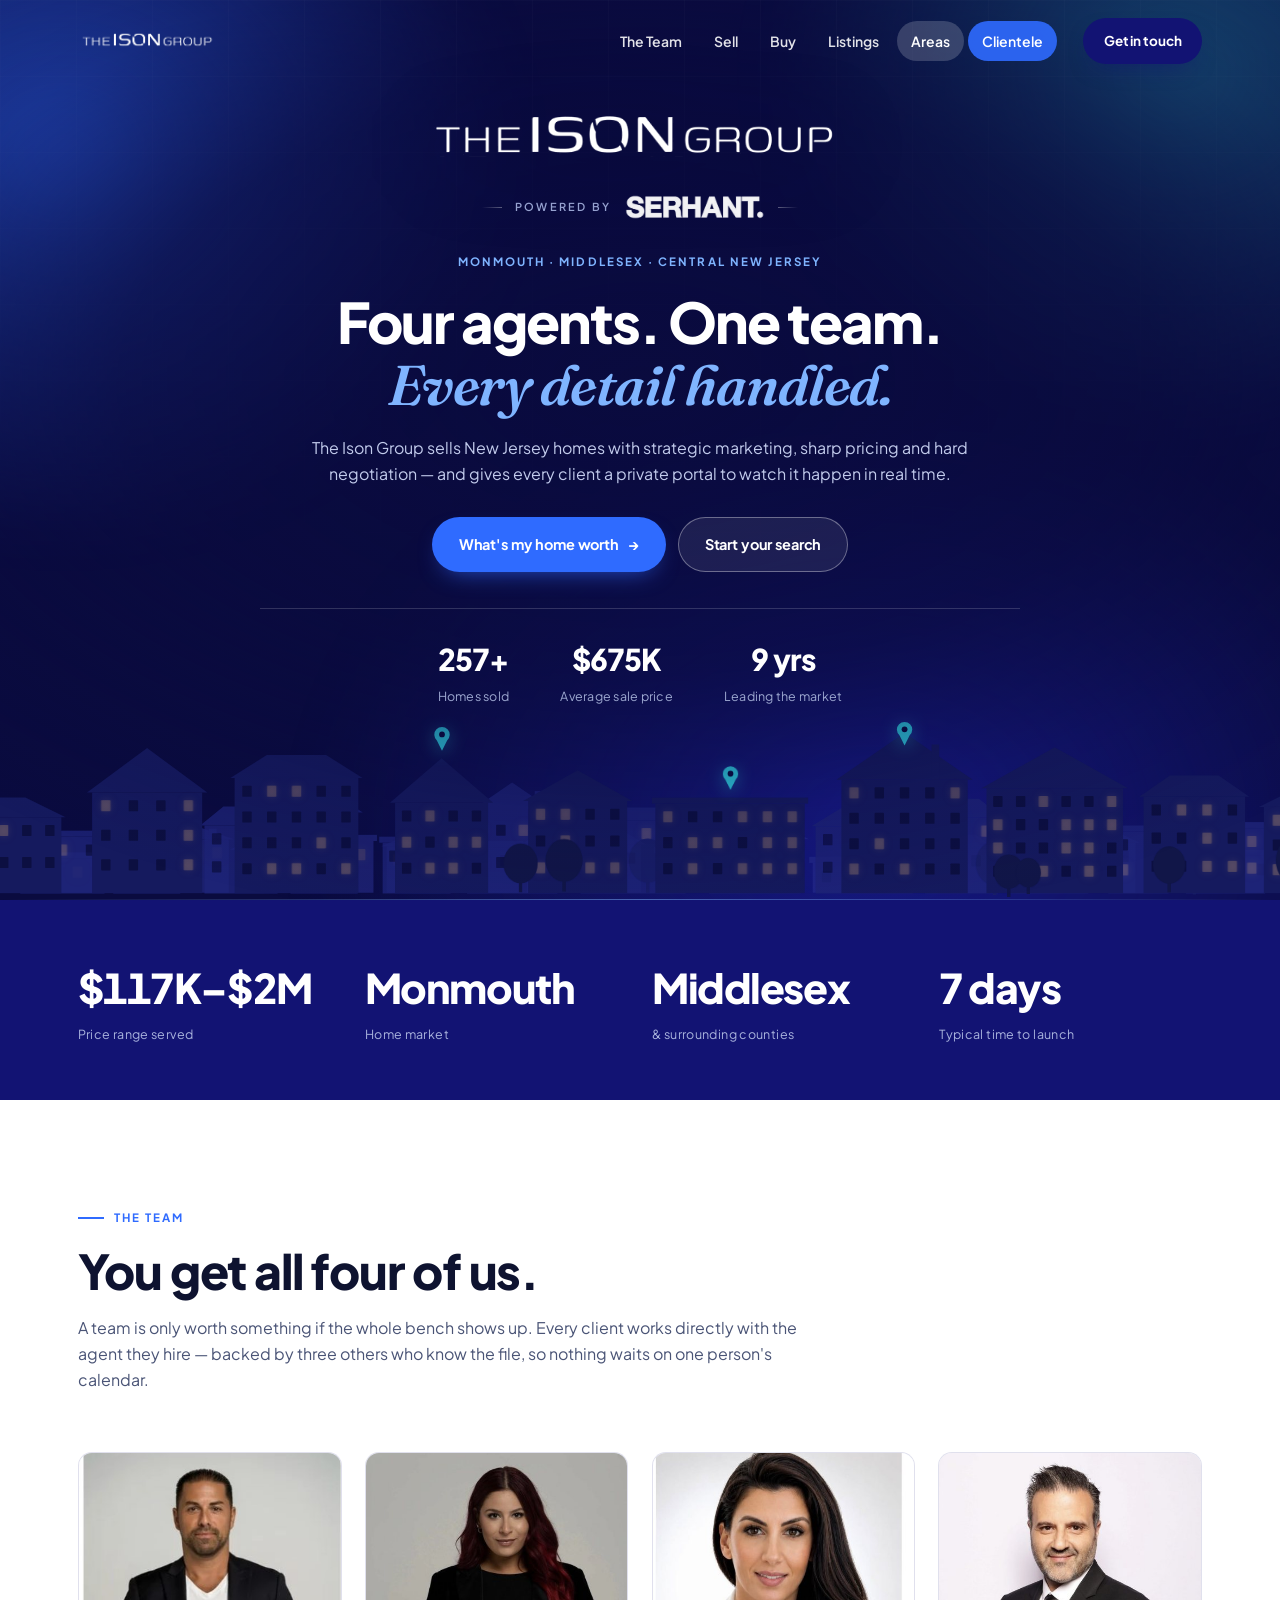
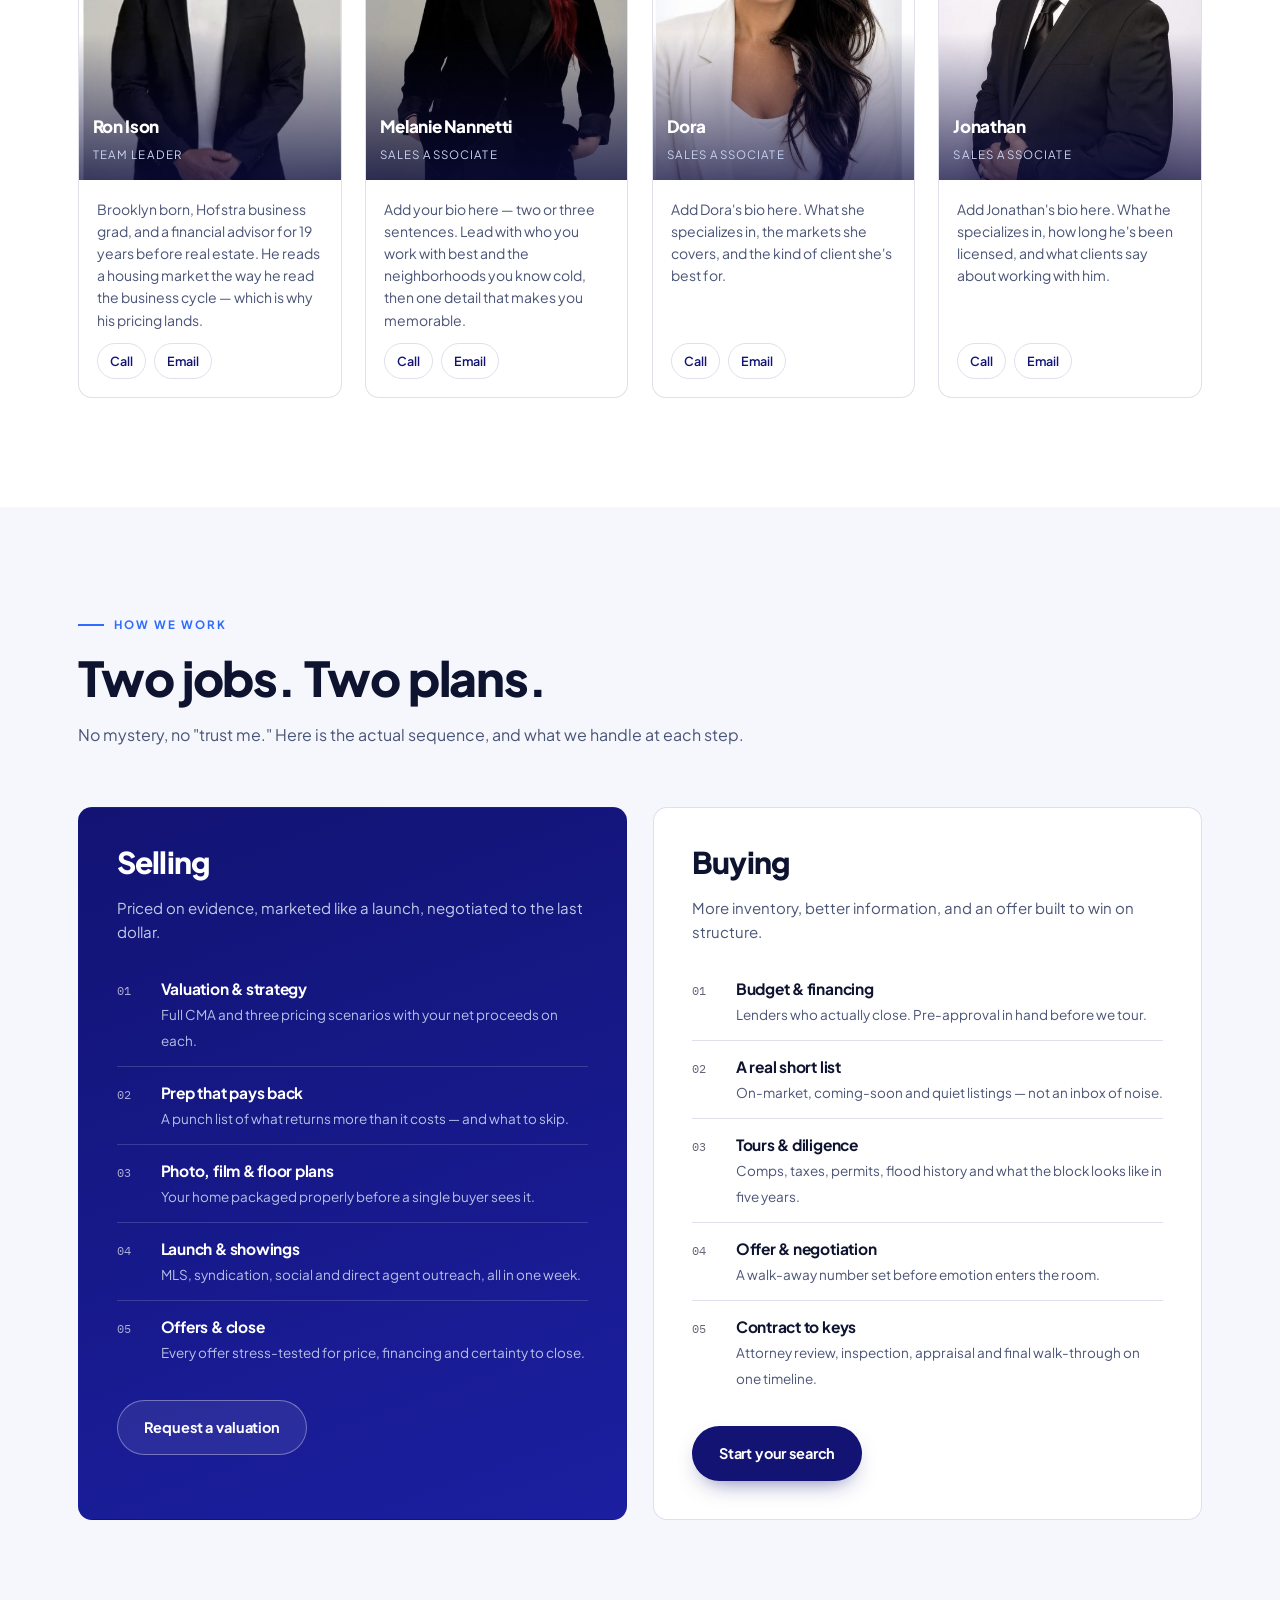
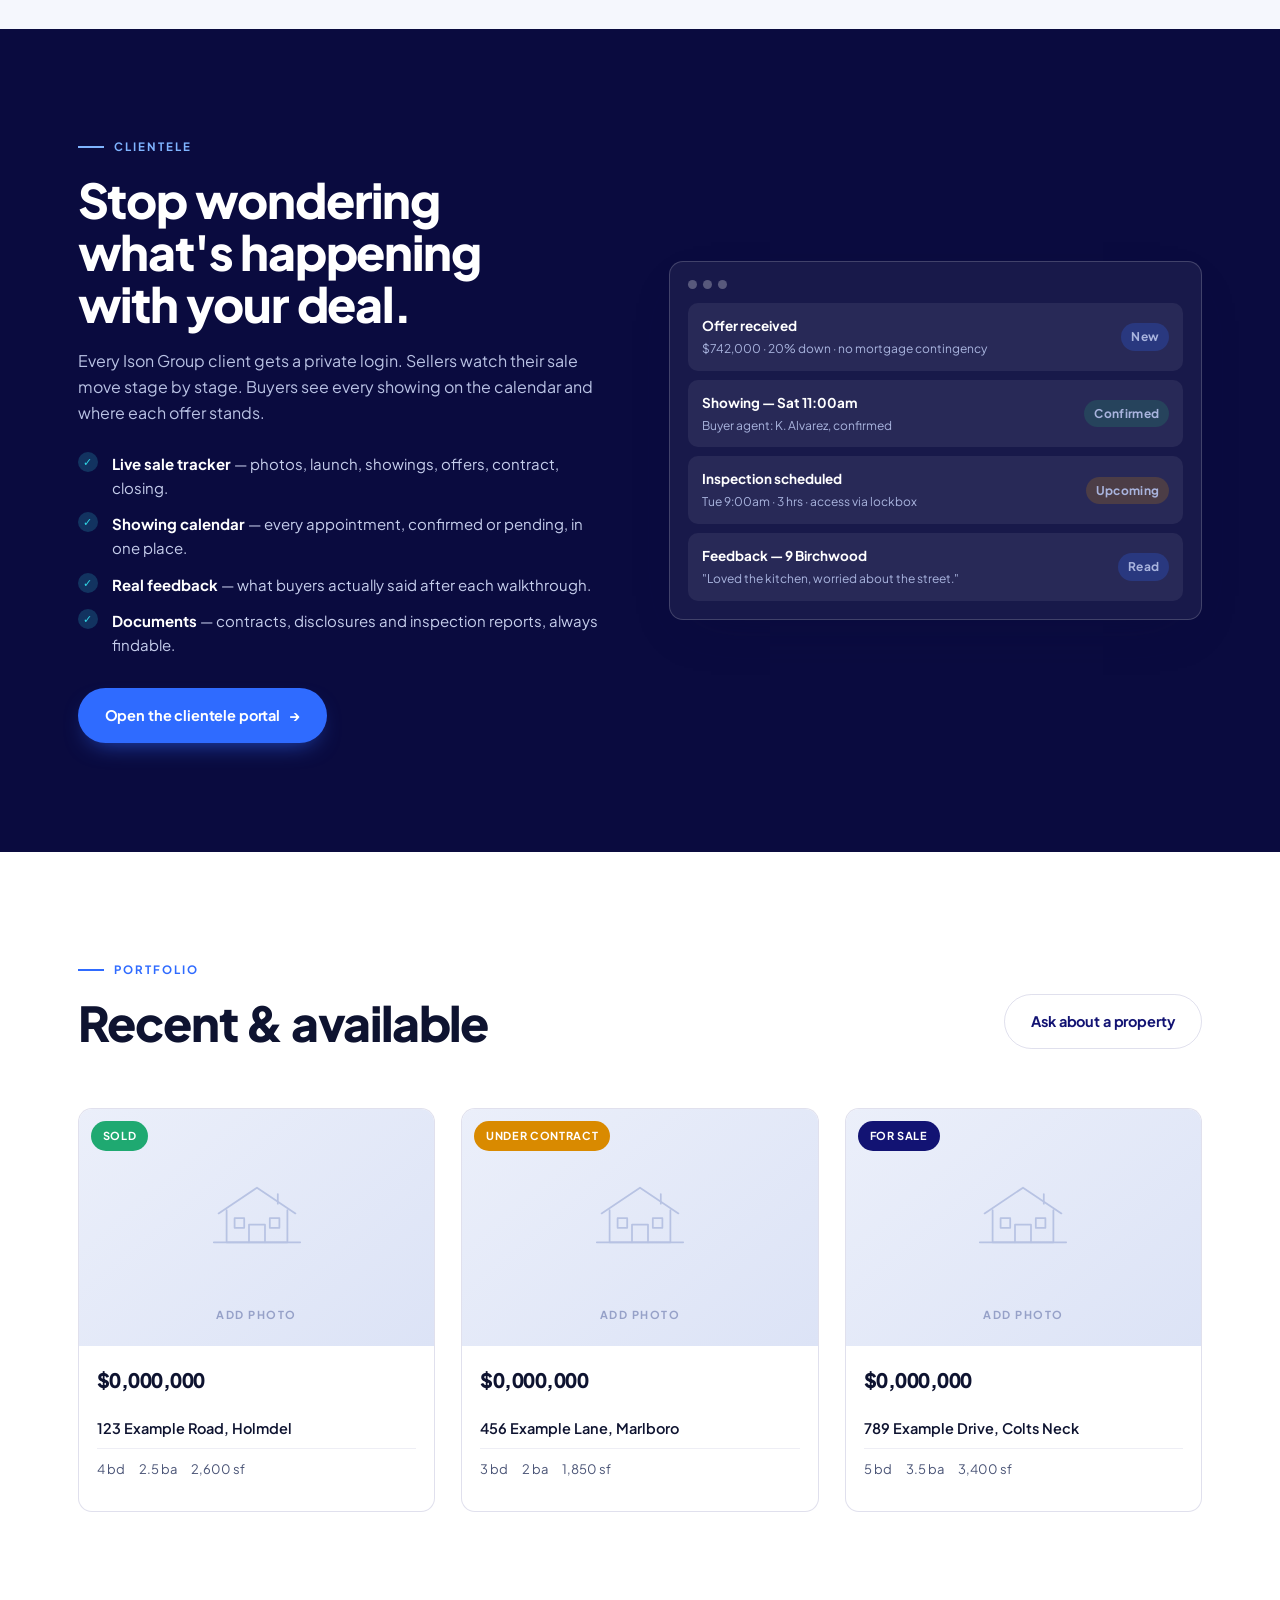
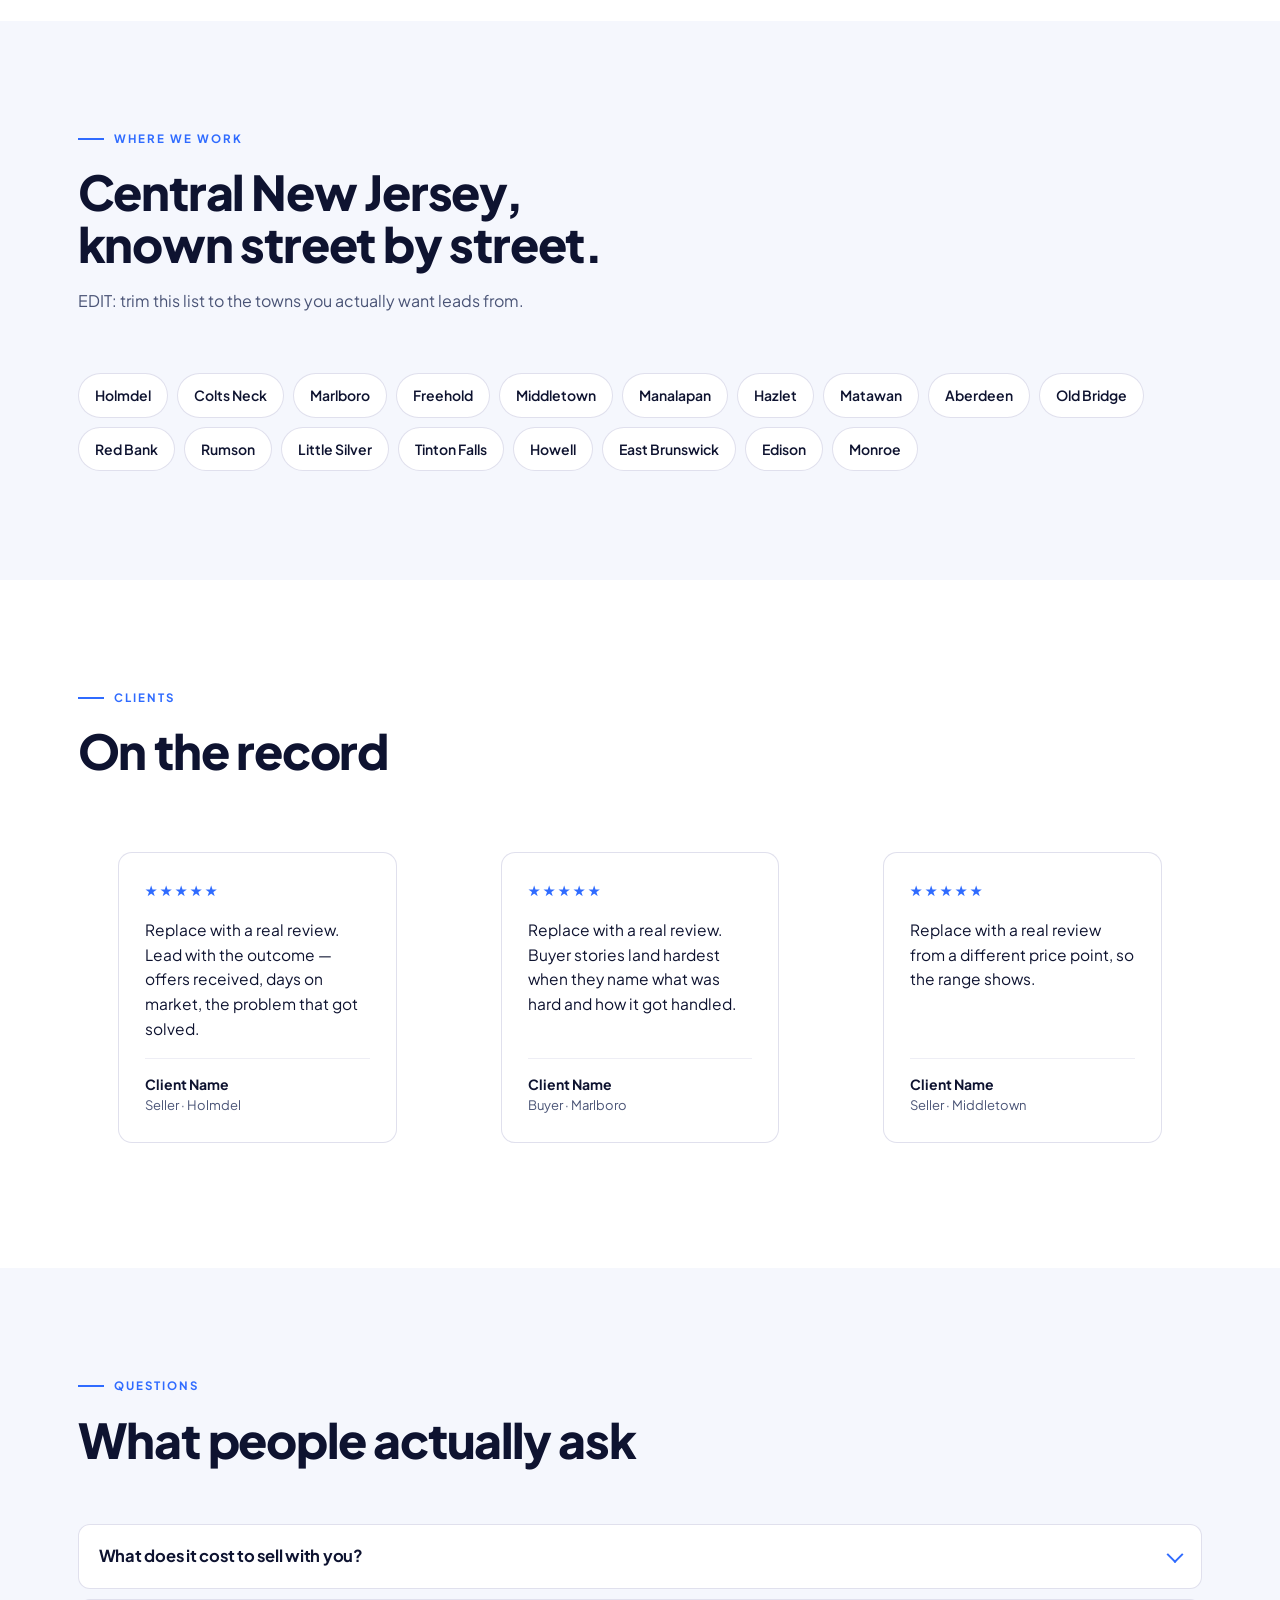
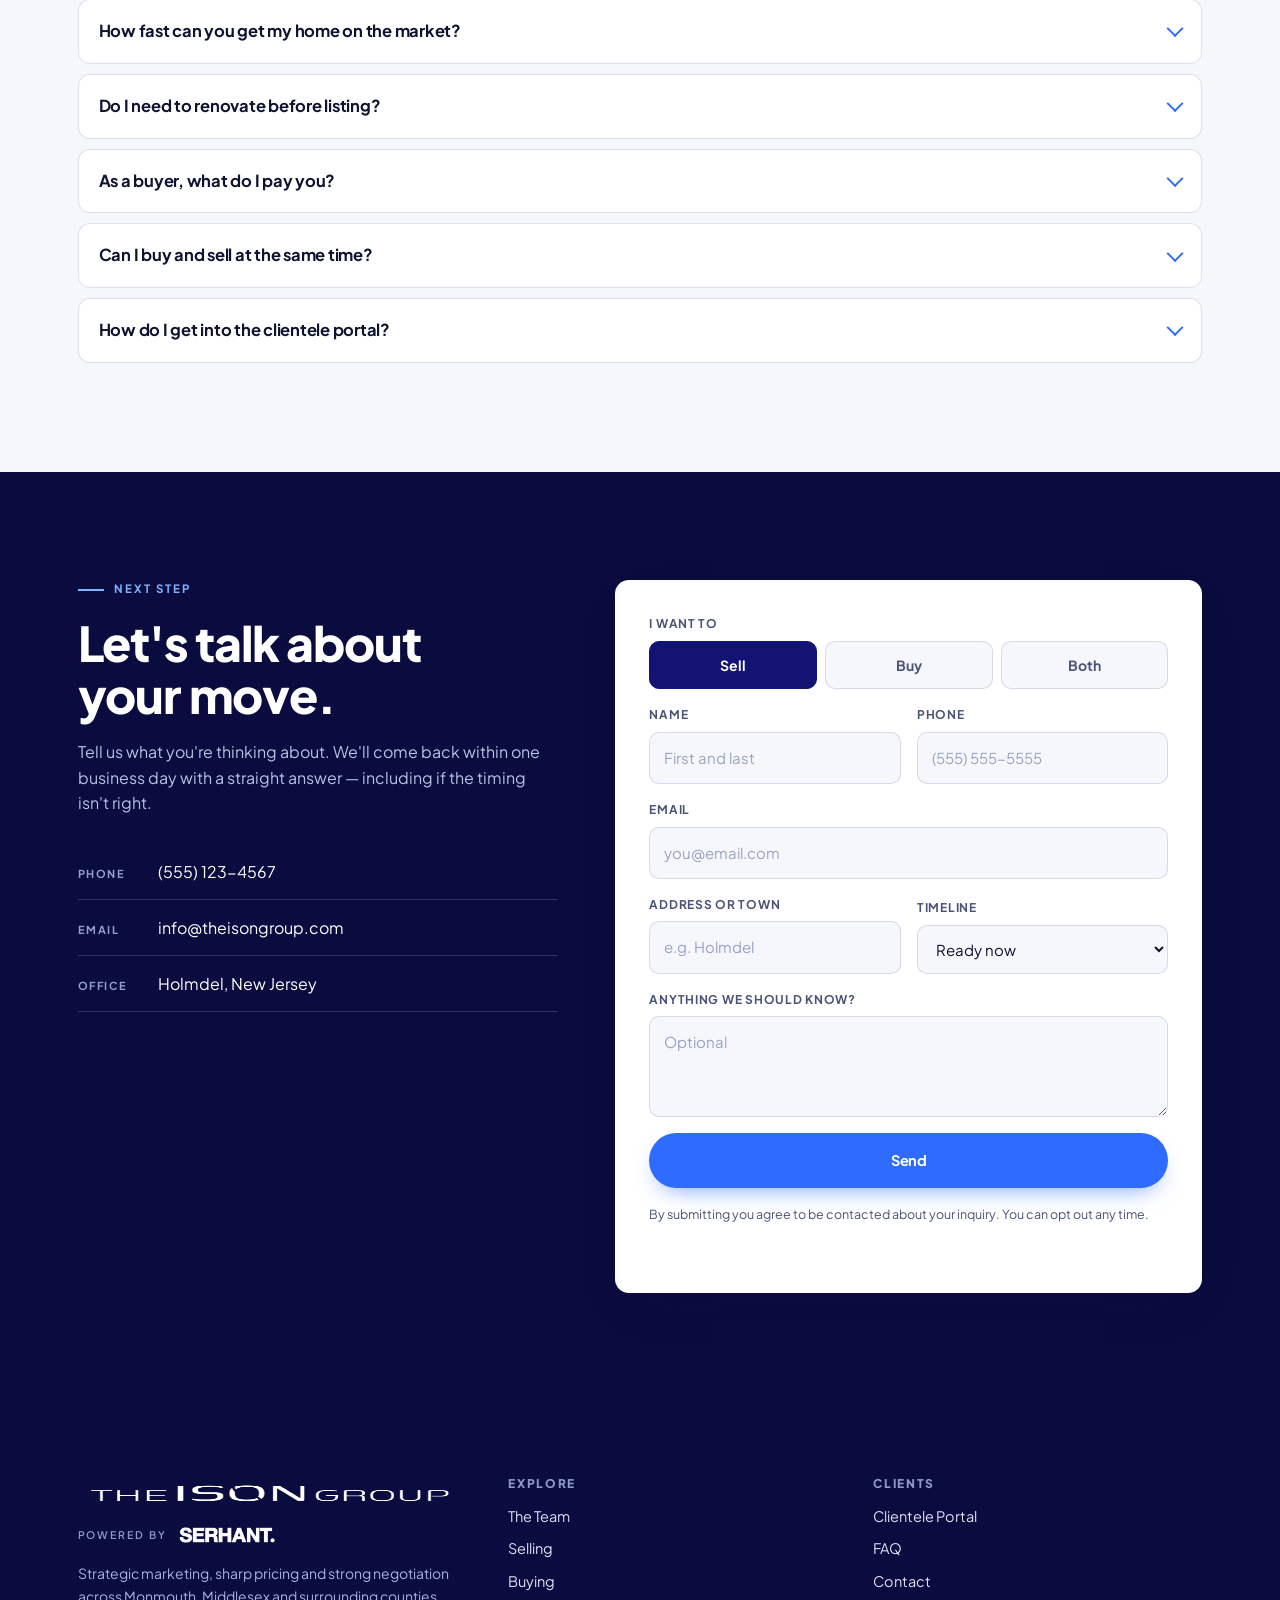
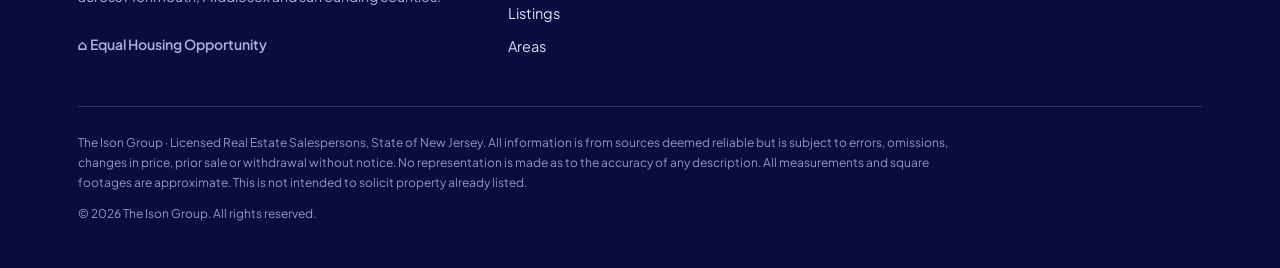
<file: index.html>
<!DOCTYPE html>
<html lang="en">
<head>
<meta charset="utf-8">
<meta name="viewport" content="width=device-width, initial-scale=1, viewport-fit=cover">
<title>The Ison Group · New Jersey Real Estate</title>
<meta name="description" content="The Ison Group — Ron Ison, Melanie Nannetti, Jonathan and Dora. Strategic marketing, sharp pricing and strong negotiation across Monmouth, Middlesex and surrounding counties.">
<meta name="theme-color" content="#0A0B3F">

<meta property="og:type" content="website">
<meta property="og:title" content="The Ison Group · New Jersey Real Estate">
<meta property="og:description" content="Sell for more. Buy with conviction. Track every step in your private client portal.">
<meta property="og:image" content="assets/img/og-cover.jpg">
<meta name="twitter:card" content="summary_large_image">

<link rel="icon" href="favicon.svg" type="image/svg+xml">
<link rel="preconnect" href="https://fonts.googleapis.com">
<link rel="preconnect" href="https://fonts.gstatic.com" crossorigin>
<link href="https://fonts.googleapis.com/css2?family=Plus+Jakarta+Sans:wght@400;500;600;700;800&family=Fraunces:ital,opsz,wght@1,9..144,600&family=IBM+Plex+Mono:wght@400;500&display=swap" rel="stylesheet">
<link rel="stylesheet" href="assets/css/styles.css">
<script>document.documentElement.classList.add('js');</script>
</head>

<body>
<a class="skip" href="#main">Skip to content</a>

<!-- ============================ HEADER ============================ -->
<header class="hdr" id="hdr">
  <div class="hdr__inner">
    <a class="hdr__logo" href="#top" aria-label="The Ison Group, home">
      <img class="on-dark-only" src="assets/img/logo-white.png" alt="The Ison Group" width="582" height="106">
      <img class="on-light" src="assets/img/logo-navy.png" alt="" aria-hidden="true" width="582" height="106">
    </a>

    <nav class="mainnav" aria-label="Primary">
      <a href="#team">The Team</a>
      <a href="#sell-buy">Sell</a>
      <a href="#sell-buy" data-path="buy">Buy</a>
      <a href="#listings">Listings</a>
      <a href="#areas">Areas</a>
      <a class="nav-portal" href="clientele.html">Clientele</a>
    </nav>

    <a class="btn btn--sm hdr__cta" href="#contact">Get in touch</a>

    <button class="burger" id="burger" aria-label="Open menu" aria-expanded="false" aria-controls="drawer">
      <span></span><span></span><span></span>
    </button>
  </div>
</header>

<div class="drawer" id="drawer" hidden>
  <a href="#team">The Team</a>
  <a href="#sell-buy">Sell Your Home</a>
  <a href="#sell-buy" data-path="buy">Buy a Home</a>
  <a href="#listings">Listings</a>
  <a href="#areas">Areas We Serve</a>
  <a href="clientele.html">Clientele Portal</a>
  <a href="#faq">FAQ</a>
  <a class="btn btn--accent" href="#contact">Get in touch</a>
</div>

<main id="main">
<span id="top"></span>

<!-- ============================ HERO ============================ -->
<section class="hero">
  <div class="hero__aurora" aria-hidden="true"></div>
  <div class="hero__mesh" aria-hidden="true"></div>

  <!-- Neighborhood scene. Regenerate with: python3 tools/build-skyline.py -->
  <div class="hero__scrim" aria-hidden="true"></div>
  <div class="scene" aria-hidden="true">
      <!-- SKYLINE:START -->
<svg class="sky sky--far" viewBox="0 0 1600 140" preserveAspectRatio="xMidYMax slice" aria-hidden="true" focusable="false"><g class="sky__built"><polygon points="-46,95 -5.5,71 35,95"/><polygon points="42,82 72.5,57 103,82"/><rect x="83.3" y="63.2" width="9" height="24.8"/><rect x="102" y="86" width="78" height="7"/><polygon points="177,95 209.5,73 242,95"/><rect x="216.3" y="78.5" width="9" height="22.5"/><polygon points="245,71 291.0,55 337,71"/><rect x="308.2" y="59.0" width="9" height="18.0"/><polygon points="332,83 378.5,62 425,83"/><rect x="433" y="66" width="67" height="7"/><polygon points="505,79 550.0,60 595,79"/><rect x="591" y="73" width="76" height="7"/><polygon points="665,76 702.5,55 740,76"/><rect x="713.8" y="60.2" width="9" height="21.8"/><polygon points="748,77 777.5,60 807,77"/><rect x="816" y="80" width="74" height="7"/><polygon points="900,71 946.5,48 993,71"/><rect x="962.6" y="53.8" width="9" height="23.2"/><rect x="993" y="91" width="71" height="7"/><polygon points="1072,91 1102.5,75 1133,91"/><polygon points="1134,80 1154.3,66 1182.7,66 1203,80"/><polygon points="1199,73 1240.5,47 1282,73"/><rect x="1259.7" y="53.5" width="9" height="25.5"/><polygon points="1281,75 1306.5,63 1344.5,63 1370,75"/><polygon points="1373,78 1416.5,61 1460,78"/><rect x="1431.4" y="65.2" width="9" height="18.8"/><rect x="1466" y="83" width="86" height="7"/><rect x="1559" y="75" width="86" height="7"/><rect x="-40" y="95" width="69" height="37"/><rect x="48" y="82" width="49" height="50"/><rect x="106" y="93" width="70" height="39"/><rect x="183" y="95" width="53" height="37"/><rect x="251" y="71" width="80" height="61"/><rect x="338" y="83" width="81" height="49"/><rect x="437" y="73" width="59" height="59"/><rect x="511" y="79" width="78" height="53"/><rect x="595" y="80" width="68" height="52"/><rect x="671" y="76" width="63" height="56"/><rect x="754" y="77" width="47" height="55"/><rect x="820" y="87" width="66" height="45"/><rect x="906" y="71" width="81" height="61"/><rect x="997" y="98" width="63" height="34"/><rect x="1078" y="91" width="49" height="41"/><rect x="1139" y="80" width="59" height="52"/><rect x="1205" y="73" width="71" height="59"/><rect x="1286" y="75" width="79" height="57"/><rect x="1379" y="78" width="75" height="54"/><rect x="1470" y="90" width="78" height="42"/><rect x="1563" y="82" width="78" height="50"/></g><g class="sky__pane"><rect x="54.8" y="91.0" width="11" height="13" rx="1"/><rect x="79.2" y="91.0" width="11" height="13" rx="1"/><rect x="118.0" y="102.0" width="11" height="13" rx="1"/><rect x="190.8" y="104.0" width="11" height="13" rx="1"/><rect x="258.8" y="80.0" width="11" height="13" rx="1"/><rect x="373.0" y="92.0" width="11" height="13" rx="1"/><rect x="400.0" y="92.0" width="11" height="13" rx="1"/><rect x="446.2" y="82.0" width="11" height="13" rx="1"/><rect x="544.5" y="88.0" width="11" height="13" rx="1"/><rect x="606.5" y="89.0" width="11" height="13" rx="1"/><rect x="640.5" y="89.0" width="11" height="13" rx="1"/><rect x="760.2" y="86.0" width="11" height="13" rx="1"/><rect x="783.8" y="86.0" width="11" height="13" rx="1"/><rect x="831.0" y="96.0" width="11" height="13" rx="1"/><rect x="864.0" y="96.0" width="11" height="13" rx="1"/><rect x="914.0" y="80.0" width="11" height="13" rx="1"/><rect x="941.0" y="80.0" width="11" height="13" rx="1"/><rect x="968.0" y="80.0" width="11" height="13" rx="1"/><rect x="1007.2" y="107.0" width="11" height="13" rx="1"/><rect x="1038.8" y="107.0" width="11" height="13" rx="1"/><rect x="1084.8" y="100.0" width="11" height="13" rx="1"/><rect x="1109.2" y="100.0" width="11" height="13" rx="1"/><rect x="1148.2" y="89.0" width="11" height="13" rx="1"/><rect x="1177.8" y="89.0" width="11" height="13" rx="1"/><rect x="1217.2" y="82.0" width="11" height="13" rx="1"/><rect x="1252.8" y="82.0" width="11" height="13" rx="1"/><rect x="1293.7" y="84.0" width="11" height="13" rx="1"/><rect x="1320.0" y="84.0" width="11" height="13" rx="1"/><rect x="1346.3" y="84.0" width="11" height="13" rx="1"/><rect x="1392.2" y="87.0" width="11" height="13" rx="1"/><rect x="1429.8" y="87.0" width="11" height="13" rx="1"/><rect x="1477.5" y="99.0" width="11" height="13" rx="1"/><rect x="1503.5" y="99.0" width="11" height="13" rx="1"/><rect x="1529.5" y="99.0" width="11" height="13" rx="1"/><rect x="1570.5" y="91.0" width="11" height="13" rx="1"/><rect x="1596.5" y="91.0" width="11" height="13" rx="1"/><rect x="1622.5" y="91.0" width="11" height="13" rx="1"/></g><g class="sky__lit"><rect x="-28.2" y="104.0" width="11" height="13" rx="1" style="animation-delay:4.51s;animation-duration:6.84s"/><rect x="6.2" y="104.0" width="11" height="13" rx="1" style="animation-delay:5.12s;animation-duration:7.22s"/><rect x="153.0" y="102.0" width="11" height="13" rx="1" style="animation-delay:4.43s;animation-duration:8.65s"/><rect x="217.2" y="104.0" width="11" height="13" rx="1" style="animation-delay:2.19s;animation-duration:7.37s"/><rect x="285.5" y="80.0" width="11" height="13" rx="1" style="animation-delay:5.66s;animation-duration:5.15s"/><rect x="312.2" y="80.0" width="11" height="13" rx="1" style="animation-delay:5.06s;animation-duration:5.42s"/><rect x="346.0" y="92.0" width="11" height="13" rx="1" style="animation-delay:6.59s;animation-duration:6.87s"/><rect x="475.8" y="82.0" width="11" height="13" rx="1" style="animation-delay:5.22s;animation-duration:7.95s"/><rect x="518.5" y="88.0" width="11" height="13" rx="1" style="animation-delay:1.81s;animation-duration:6.24s"/><rect x="570.5" y="88.0" width="11" height="13" rx="1" style="animation-delay:4.35s;animation-duration:6.63s"/><rect x="681.2" y="85.0" width="11" height="13" rx="1" style="animation-delay:3.04s;animation-duration:6.94s"/><rect x="712.8" y="85.0" width="11" height="13" rx="1" style="animation-delay:3.54s;animation-duration:5.08s"/></g><g class="sky__tree"></g></svg><svg class="sky sky--mid" viewBox="0 0 1600 184" preserveAspectRatio="xMidYMax slice" aria-hidden="true" focusable="false"><g class="sky__built"><polygon points="-45,85 -15.6,66 29.6,66 59,85"/><rect x="76" y="103" width="106" height="7"/><rect x="184" y="79" width="86" height="7"/><polygon points="289,97 316.1,75 356.9,75 384,97"/><polygon points="388,82 433.0,53 478,82"/><rect x="497" y="110" width="87" height="7"/><polygon points="593,87 651.5,47 710,87"/><rect x="677.7" y="57.0" width="9" height="36.0"/><polygon points="726,91 762.7,76 821.3,76 858,91"/><polygon points="874,108 933.5,82 993,108"/><polygon points="999,98 1033.4,77 1087.6,77 1122,98"/><polygon points="1126,88 1153.1,66 1193.9,66 1221,88"/><polygon points="1224,110 1275.5,84 1327,110"/><rect x="1340" y="97" width="78" height="7"/><rect x="1430" y="93" width="100" height="7"/><rect x="1552" y="95" width="78" height="7"/><rect x="-40" y="85" width="94" height="91"/><rect x="80" y="110" width="98" height="66"/><rect x="188" y="86" width="78" height="90"/><rect x="294" y="97" width="85" height="79"/><rect x="394" y="82" width="78" height="94"/><rect x="501" y="117" width="79" height="59"/><rect x="599" y="87" width="105" height="89"/><rect x="731" y="91" width="122" height="85"/><rect x="880" y="108" width="107" height="68"/><rect x="1004" y="98" width="113" height="78"/><rect x="1131" y="88" width="85" height="88"/><rect x="1230" y="110" width="91" height="66"/><rect x="1344" y="104" width="70" height="72"/><rect x="1434" y="100" width="92" height="76"/><rect x="1556" y="102" width="70" height="74"/></g><g class="sky__pane"><rect x="1.5" y="94.0" width="11" height="13" rx="1"/><rect x="32.8" y="94.0" width="11" height="13" rx="1"/><rect x="1.5" y="132.5" width="11" height="13" rx="1"/><rect x="32.8" y="132.5" width="11" height="13" rx="1"/><rect x="90.8" y="119.0" width="11" height="13" rx="1"/><rect x="156.2" y="119.0" width="11" height="13" rx="1"/><rect x="195.5" y="95.0" width="11" height="13" rx="1"/><rect x="221.5" y="95.0" width="11" height="13" rx="1"/><rect x="247.5" y="95.0" width="11" height="13" rx="1"/><rect x="221.5" y="133.0" width="11" height="13" rx="1"/><rect x="302.7" y="106.0" width="11" height="13" rx="1"/><rect x="331.0" y="106.0" width="11" height="13" rx="1"/><rect x="359.3" y="106.0" width="11" height="13" rx="1"/><rect x="302.7" y="138.5" width="11" height="13" rx="1"/><rect x="331.0" y="138.5" width="11" height="13" rx="1"/><rect x="359.3" y="138.5" width="11" height="13" rx="1"/><rect x="401.5" y="91.0" width="11" height="13" rx="1"/><rect x="427.5" y="91.0" width="11" height="13" rx="1"/><rect x="401.5" y="117.7" width="11" height="13" rx="1"/><rect x="427.5" y="117.7" width="11" height="13" rx="1"/><rect x="401.5" y="144.3" width="11" height="13" rx="1"/><rect x="427.5" y="144.3" width="11" height="13" rx="1"/><rect x="453.5" y="144.3" width="11" height="13" rx="1"/><rect x="508.7" y="126.0" width="11" height="13" rx="1"/><rect x="535.0" y="126.0" width="11" height="13" rx="1"/><rect x="632.9" y="96.0" width="11" height="13" rx="1"/><rect x="632.9" y="133.5" width="11" height="13" rx="1"/><rect x="659.1" y="133.5" width="11" height="13" rx="1"/><rect x="771.2" y="100.0" width="11" height="13" rx="1"/><rect x="740.8" y="135.5" width="11" height="13" rx="1"/><rect x="832.2" y="135.5" width="11" height="13" rx="1"/><rect x="887.9" y="117.0" width="11" height="13" rx="1"/><rect x="941.4" y="117.0" width="11" height="13" rx="1"/><rect x="887.9" y="144.0" width="11" height="13" rx="1"/><rect x="941.4" y="144.0" width="11" height="13" rx="1"/><rect x="1012.6" y="107.0" width="11" height="13" rx="1"/><rect x="1012.6" y="139.0" width="11" height="13" rx="1"/><rect x="1040.9" y="139.0" width="11" height="13" rx="1"/><rect x="1069.1" y="139.0" width="11" height="13" rx="1"/><rect x="1097.4" y="139.0" width="11" height="13" rx="1"/><rect x="1139.7" y="97.0" width="11" height="13" rx="1"/><rect x="1168.0" y="97.0" width="11" height="13" rx="1"/><rect x="1139.7" y="134.0" width="11" height="13" rx="1"/><rect x="1168.0" y="134.0" width="11" height="13" rx="1"/><rect x="1196.3" y="134.0" width="11" height="13" rx="1"/><rect x="1239.7" y="119.0" width="11" height="13" rx="1"/><rect x="1300.3" y="119.0" width="11" height="13" rx="1"/><rect x="1356.0" y="113.0" width="11" height="13" rx="1"/><rect x="1391.0" y="113.0" width="11" height="13" rx="1"/><rect x="1391.0" y="142.0" width="11" height="13" rx="1"/><rect x="1443.8" y="109.0" width="11" height="13" rx="1"/><rect x="1474.5" y="109.0" width="11" height="13" rx="1"/><rect x="1603.0" y="111.0" width="11" height="13" rx="1"/><rect x="1568.0" y="141.0" width="11" height="13" rx="1"/><rect x="1603.0" y="141.0" width="11" height="13" rx="1"/></g><g class="sky__lit"><rect x="-29.8" y="94.0" width="11" height="13" rx="1" style="animation-delay:1.65s;animation-duration:6.15s"/><rect x="-29.8" y="132.5" width="11" height="13" rx="1" style="animation-delay:4.08s;animation-duration:6.40s"/><rect x="123.5" y="119.0" width="11" height="13" rx="1" style="animation-delay:1.78s;animation-duration:5.92s"/><rect x="195.5" y="133.0" width="11" height="13" rx="1" style="animation-delay:3.08s;animation-duration:7.50s"/><rect x="247.5" y="133.0" width="11" height="13" rx="1" style="animation-delay:1.80s;animation-duration:6.85s"/><rect x="453.5" y="91.0" width="11" height="13" rx="1" style="animation-delay:1.77s;animation-duration:8.99s"/><rect x="453.5" y="117.7" width="11" height="13" rx="1" style="animation-delay:0.92s;animation-duration:7.34s"/><rect x="561.3" y="126.0" width="11" height="13" rx="1" style="animation-delay:4.44s;animation-duration:8.72s"/><rect x="606.6" y="96.0" width="11" height="13" rx="1" style="animation-delay:5.38s;animation-duration:5.70s"/><rect x="659.1" y="96.0" width="11" height="13" rx="1" style="animation-delay:6.05s;animation-duration:6.66s"/><rect x="685.4" y="96.0" width="11" height="13" rx="1" style="animation-delay:4.60s;animation-duration:5.64s"/><rect x="606.6" y="133.5" width="11" height="13" rx="1" style="animation-delay:0.93s;animation-duration:4.82s"/><rect x="685.4" y="133.5" width="11" height="13" rx="1" style="animation-delay:0.20s;animation-duration:5.60s"/><rect x="740.8" y="100.0" width="11" height="13" rx="1" style="animation-delay:1.02s;animation-duration:8.39s"/><rect x="801.8" y="100.0" width="11" height="13" rx="1" style="animation-delay:6.69s;animation-duration:5.19s"/><rect x="832.2" y="100.0" width="11" height="13" rx="1" style="animation-delay:4.02s;animation-duration:4.51s"/><rect x="771.2" y="135.5" width="11" height="13" rx="1" style="animation-delay:3.84s;animation-duration:7.43s"/><rect x="801.8" y="135.5" width="11" height="13" rx="1" style="animation-delay:6.54s;animation-duration:6.13s"/><rect x="914.6" y="117.0" width="11" height="13" rx="1" style="animation-delay:0.26s;animation-duration:4.80s"/><rect x="968.1" y="117.0" width="11" height="13" rx="1" style="animation-delay:6.00s;animation-duration:4.83s"/><rect x="914.6" y="144.0" width="11" height="13" rx="1" style="animation-delay:0.74s;animation-duration:8.09s"/><rect x="968.1" y="144.0" width="11" height="13" rx="1" style="animation-delay:1.08s;animation-duration:4.96s"/><rect x="1040.9" y="107.0" width="11" height="13" rx="1" style="animation-delay:5.89s;animation-duration:6.41s"/><rect x="1069.1" y="107.0" width="11" height="13" rx="1" style="animation-delay:1.92s;animation-duration:8.74s"/><rect x="1097.4" y="107.0" width="11" height="13" rx="1" style="animation-delay:4.97s;animation-duration:7.74s"/><rect x="1196.3" y="97.0" width="11" height="13" rx="1" style="animation-delay:1.35s;animation-duration:5.98s"/><rect x="1270.0" y="119.0" width="11" height="13" rx="1" style="animation-delay:3.18s;animation-duration:8.88s"/><rect x="1356.0" y="142.0" width="11" height="13" rx="1" style="animation-delay:6.95s;animation-duration:7.25s"/><rect x="1505.2" y="109.0" width="11" height="13" rx="1" style="animation-delay:1.57s;animation-duration:7.20s"/><rect x="1443.8" y="140.0" width="11" height="13" rx="1" style="animation-delay:2.56s;animation-duration:6.36s"/><rect x="1474.5" y="140.0" width="11" height="13" rx="1" style="animation-delay:3.47s;animation-duration:8.35s"/><rect x="1505.2" y="140.0" width="11" height="13" rx="1" style="animation-delay:2.05s;animation-duration:6.57s"/><rect x="1568.0" y="111.0" width="11" height="13" rx="1" style="animation-delay:2.17s;animation-duration:7.01s"/></g><g class="sky__tree"><rect x="956" y="153.0" width="4" height="21.0"/><ellipse cx="958" cy="142.0" rx="19.0" ry="22.0"/><rect x="807" y="150.6" width="4" height="24.4"/><ellipse cx="809" cy="137.9" rx="22.0" ry="25.5"/><rect x="1210" y="153.6" width="4" height="24.4"/><ellipse cx="1212" cy="140.9" rx="22.0" ry="25.5"/><rect x="42" y="158.7" width="4" height="19.3"/><ellipse cx="44" cy="148.6" rx="17.5" ry="20.2"/><rect x="1442" y="159.4" width="4" height="17.6"/><ellipse cx="1444" cy="150.1" rx="16.0" ry="18.5"/></g></svg><svg class="sky sky--near" viewBox="0 0 1600 232" preserveAspectRatio="xMidYMax slice" aria-hidden="true" focusable="false"><g class="sky__built"><polygon points="-45,135 2.1,112 79.9,112 127,135"/><polygon points="152,106 222.5,54 293,106"/><polygon points="320,89 362.7,62 432.3,62 475,89"/><polygon points="507,118 567.5,66 628,118"/><polygon points="663,116 727.0,80 791,116"/><rect x="814" y="112" width="183" height="7"/><polygon points="1030,91 1110.0,36 1190,91"/><rect x="1141.6" y="49.8" width="9" height="47.2"/><polygon points="1200,101 1286.0,53 1372,101"/><polygon points="1385,111 1420.9,86 1478.1,86 1514,111"/><polygon points="1525,123 1594.5,89 1664,123"/><rect x="-40" y="135" width="162" height="89"/><rect x="158" y="106" width="129" height="118"/><rect x="325" y="89" width="145" height="135"/><rect x="513" y="118" width="109" height="106"/><rect x="669" y="116" width="116" height="108"/><rect x="818" y="119" width="175" height="105"/><rect x="1036" y="91" width="148" height="133"/><rect x="1206" y="101" width="160" height="123"/><rect x="1390" y="111" width="119" height="113"/><rect x="1531" y="123" width="127" height="101"/></g><g class="sky__pane"><rect x="-32.0" y="144.0" width="11" height="13" rx="1"/><rect x="76.0" y="144.0" width="11" height="13" rx="1"/><rect x="103.0" y="144.0" width="11" height="13" rx="1"/><rect x="-5.0" y="181.5" width="11" height="13" rx="1"/><rect x="49.0" y="181.5" width="11" height="13" rx="1"/><rect x="76.0" y="181.5" width="11" height="13" rx="1"/><rect x="103.0" y="181.5" width="11" height="13" rx="1"/><rect x="200.9" y="115.0" width="11" height="13" rx="1"/><rect x="233.1" y="115.0" width="11" height="13" rx="1"/><rect x="168.6" y="149.7" width="11" height="13" rx="1"/><rect x="200.9" y="149.7" width="11" height="13" rx="1"/><rect x="233.1" y="149.7" width="11" height="13" rx="1"/><rect x="168.6" y="184.3" width="11" height="13" rx="1"/><rect x="200.9" y="184.3" width="11" height="13" rx="1"/><rect x="233.1" y="184.3" width="11" height="13" rx="1"/><rect x="334.0" y="98.0" width="11" height="13" rx="1"/><rect x="421.0" y="98.0" width="11" height="13" rx="1"/><rect x="450.0" y="98.0" width="11" height="13" rx="1"/><rect x="334.0" y="128.2" width="11" height="13" rx="1"/><rect x="363.0" y="128.2" width="11" height="13" rx="1"/><rect x="392.0" y="128.2" width="11" height="13" rx="1"/><rect x="421.0" y="128.2" width="11" height="13" rx="1"/><rect x="450.0" y="128.2" width="11" height="13" rx="1"/><rect x="334.0" y="158.5" width="11" height="13" rx="1"/><rect x="363.0" y="158.5" width="11" height="13" rx="1"/><rect x="392.0" y="158.5" width="11" height="13" rx="1"/><rect x="450.0" y="158.5" width="11" height="13" rx="1"/><rect x="334.0" y="188.8" width="11" height="13" rx="1"/><rect x="421.0" y="188.8" width="11" height="13" rx="1"/><rect x="521.1" y="127.0" width="11" height="13" rx="1"/><rect x="575.6" y="127.0" width="11" height="13" rx="1"/><rect x="602.9" y="127.0" width="11" height="13" rx="1"/><rect x="548.4" y="157.7" width="11" height="13" rx="1"/><rect x="521.1" y="188.3" width="11" height="13" rx="1"/><rect x="602.9" y="188.3" width="11" height="13" rx="1"/><rect x="736.0" y="125.0" width="11" height="13" rx="1"/><rect x="765.0" y="125.0" width="11" height="13" rx="1"/><rect x="678.0" y="156.3" width="11" height="13" rx="1"/><rect x="736.0" y="156.3" width="11" height="13" rx="1"/><rect x="765.0" y="156.3" width="11" height="13" rx="1"/><rect x="707.0" y="187.7" width="11" height="13" rx="1"/><rect x="856.2" y="128.0" width="11" height="13" rx="1"/><rect x="885.4" y="128.0" width="11" height="13" rx="1"/><rect x="827.1" y="158.3" width="11" height="13" rx="1"/><rect x="914.6" y="158.3" width="11" height="13" rx="1"/><rect x="827.1" y="188.7" width="11" height="13" rx="1"/><rect x="885.4" y="188.7" width="11" height="13" rx="1"/><rect x="1074.9" y="100.0" width="11" height="13" rx="1"/><rect x="1104.5" y="100.0" width="11" height="13" rx="1"/><rect x="1134.1" y="100.0" width="11" height="13" rx="1"/><rect x="1045.3" y="129.8" width="11" height="13" rx="1"/><rect x="1074.9" y="129.8" width="11" height="13" rx="1"/><rect x="1104.5" y="129.8" width="11" height="13" rx="1"/><rect x="1134.1" y="129.8" width="11" height="13" rx="1"/><rect x="1163.7" y="129.8" width="11" height="13" rx="1"/><rect x="1045.3" y="159.5" width="11" height="13" rx="1"/><rect x="1104.5" y="159.5" width="11" height="13" rx="1"/><rect x="1134.1" y="159.5" width="11" height="13" rx="1"/><rect x="1163.7" y="159.5" width="11" height="13" rx="1"/><rect x="1074.9" y="189.2" width="11" height="13" rx="1"/><rect x="1134.1" y="189.2" width="11" height="13" rx="1"/><rect x="1163.7" y="189.2" width="11" height="13" rx="1"/><rect x="1213.8" y="110.0" width="11" height="13" rx="1"/><rect x="1240.5" y="110.0" width="11" height="13" rx="1"/><rect x="1293.8" y="110.0" width="11" height="13" rx="1"/><rect x="1320.5" y="110.0" width="11" height="13" rx="1"/><rect x="1240.5" y="137.2" width="11" height="13" rx="1"/><rect x="1267.2" y="137.2" width="11" height="13" rx="1"/><rect x="1240.5" y="164.5" width="11" height="13" rx="1"/><rect x="1267.2" y="164.5" width="11" height="13" rx="1"/><rect x="1347.2" y="164.5" width="11" height="13" rx="1"/><rect x="1213.8" y="191.8" width="11" height="13" rx="1"/><rect x="1240.5" y="191.8" width="11" height="13" rx="1"/><rect x="1293.8" y="191.8" width="11" height="13" rx="1"/><rect x="1347.2" y="191.8" width="11" height="13" rx="1"/><rect x="1399.4" y="120.0" width="11" height="13" rx="1"/><rect x="1488.6" y="120.0" width="11" height="13" rx="1"/><rect x="1399.4" y="153.0" width="11" height="13" rx="1"/><rect x="1429.1" y="153.0" width="11" height="13" rx="1"/><rect x="1488.6" y="153.0" width="11" height="13" rx="1"/><rect x="1399.4" y="186.0" width="11" height="13" rx="1"/><rect x="1429.1" y="186.0" width="11" height="13" rx="1"/><rect x="1636.6" y="132.0" width="11" height="13" rx="1"/><rect x="1541.4" y="161.0" width="11" height="13" rx="1"/><rect x="1573.1" y="161.0" width="11" height="13" rx="1"/><rect x="1604.9" y="161.0" width="11" height="13" rx="1"/><rect x="1636.6" y="161.0" width="11" height="13" rx="1"/><rect x="1573.1" y="190.0" width="11" height="13" rx="1"/></g><g class="sky__lit"><rect x="-5.0" y="144.0" width="11" height="13" rx="1" style="animation-delay:5.63s;animation-duration:6.36s"/><rect x="22.0" y="144.0" width="11" height="13" rx="1" style="animation-delay:3.86s;animation-duration:7.71s"/><rect x="49.0" y="144.0" width="11" height="13" rx="1" style="animation-delay:5.76s;animation-duration:4.85s"/><rect x="-32.0" y="181.5" width="11" height="13" rx="1" style="animation-delay:1.04s;animation-duration:7.02s"/><rect x="22.0" y="181.5" width="11" height="13" rx="1" style="animation-delay:5.56s;animation-duration:8.66s"/><rect x="168.6" y="115.0" width="11" height="13" rx="1" style="animation-delay:5.76s;animation-duration:6.21s"/><rect x="265.4" y="115.0" width="11" height="13" rx="1" style="animation-delay:1.99s;animation-duration:5.71s"/><rect x="265.4" y="149.7" width="11" height="13" rx="1" style="animation-delay:6.30s;animation-duration:8.01s"/><rect x="265.4" y="184.3" width="11" height="13" rx="1" style="animation-delay:3.34s;animation-duration:8.88s"/><rect x="363.0" y="98.0" width="11" height="13" rx="1" style="animation-delay:0.20s;animation-duration:6.25s"/><rect x="392.0" y="98.0" width="11" height="13" rx="1" style="animation-delay:1.56s;animation-duration:5.96s"/><rect x="421.0" y="158.5" width="11" height="13" rx="1" style="animation-delay:0.11s;animation-duration:4.73s"/><rect x="363.0" y="188.8" width="11" height="13" rx="1" style="animation-delay:1.03s;animation-duration:5.86s"/><rect x="392.0" y="188.8" width="11" height="13" rx="1" style="animation-delay:6.85s;animation-duration:5.36s"/><rect x="450.0" y="188.8" width="11" height="13" rx="1" style="animation-delay:5.54s;animation-duration:6.16s"/><rect x="548.4" y="127.0" width="11" height="13" rx="1" style="animation-delay:6.00s;animation-duration:8.18s"/><rect x="521.1" y="157.7" width="11" height="13" rx="1" style="animation-delay:6.93s;animation-duration:7.15s"/><rect x="575.6" y="157.7" width="11" height="13" rx="1" style="animation-delay:0.03s;animation-duration:8.22s"/><rect x="602.9" y="157.7" width="11" height="13" rx="1" style="animation-delay:4.54s;animation-duration:5.03s"/><rect x="548.4" y="188.3" width="11" height="13" rx="1" style="animation-delay:3.91s;animation-duration:6.33s"/><rect x="575.6" y="188.3" width="11" height="13" rx="1" style="animation-delay:5.38s;animation-duration:8.02s"/><rect x="678.0" y="125.0" width="11" height="13" rx="1" style="animation-delay:0.42s;animation-duration:7.29s"/><rect x="707.0" y="125.0" width="11" height="13" rx="1" style="animation-delay:5.92s;animation-duration:4.72s"/><rect x="707.0" y="156.3" width="11" height="13" rx="1" style="animation-delay:1.53s;animation-duration:7.40s"/><rect x="678.0" y="187.7" width="11" height="13" rx="1" style="animation-delay:3.94s;animation-duration:5.84s"/><rect x="736.0" y="187.7" width="11" height="13" rx="1" style="animation-delay:3.88s;animation-duration:8.45s"/><rect x="765.0" y="187.7" width="11" height="13" rx="1" style="animation-delay:5.97s;animation-duration:5.51s"/><rect x="827.1" y="128.0" width="11" height="13" rx="1" style="animation-delay:3.33s;animation-duration:8.07s"/><rect x="914.6" y="128.0" width="11" height="13" rx="1" style="animation-delay:6.96s;animation-duration:7.40s"/><rect x="943.8" y="128.0" width="11" height="13" rx="1" style="animation-delay:5.44s;animation-duration:7.41s"/><rect x="972.9" y="128.0" width="11" height="13" rx="1" style="animation-delay:6.42s;animation-duration:6.76s"/><rect x="856.2" y="158.3" width="11" height="13" rx="1" style="animation-delay:4.80s;animation-duration:4.54s"/><rect x="885.4" y="158.3" width="11" height="13" rx="1" style="animation-delay:2.78s;animation-duration:6.96s"/><rect x="943.8" y="158.3" width="11" height="13" rx="1" style="animation-delay:5.05s;animation-duration:4.88s"/><rect x="972.9" y="158.3" width="11" height="13" rx="1" style="animation-delay:1.93s;animation-duration:6.61s"/><rect x="856.2" y="188.7" width="11" height="13" rx="1" style="animation-delay:0.48s;animation-duration:4.95s"/><rect x="914.6" y="188.7" width="11" height="13" rx="1" style="animation-delay:4.74s;animation-duration:4.90s"/><rect x="943.8" y="188.7" width="11" height="13" rx="1" style="animation-delay:3.95s;animation-duration:6.02s"/><rect x="972.9" y="188.7" width="11" height="13" rx="1" style="animation-delay:1.40s;animation-duration:8.22s"/><rect x="1045.3" y="100.0" width="11" height="13" rx="1" style="animation-delay:0.49s;animation-duration:6.89s"/><rect x="1163.7" y="100.0" width="11" height="13" rx="1" style="animation-delay:5.08s;animation-duration:4.82s"/><rect x="1074.9" y="159.5" width="11" height="13" rx="1" style="animation-delay:5.61s;animation-duration:8.57s"/><rect x="1045.3" y="189.2" width="11" height="13" rx="1" style="animation-delay:0.44s;animation-duration:8.32s"/><rect x="1104.5" y="189.2" width="11" height="13" rx="1" style="animation-delay:3.32s;animation-duration:6.51s"/><rect x="1267.2" y="110.0" width="11" height="13" rx="1" style="animation-delay:6.99s;animation-duration:7.95s"/><rect x="1347.2" y="110.0" width="11" height="13" rx="1" style="animation-delay:5.86s;animation-duration:8.37s"/><rect x="1213.8" y="137.2" width="11" height="13" rx="1" style="animation-delay:1.97s;animation-duration:7.29s"/><rect x="1293.8" y="137.2" width="11" height="13" rx="1" style="animation-delay:5.31s;animation-duration:5.22s"/><rect x="1320.5" y="137.2" width="11" height="13" rx="1" style="animation-delay:0.66s;animation-duration:6.10s"/><rect x="1347.2" y="137.2" width="11" height="13" rx="1" style="animation-delay:6.57s;animation-duration:5.08s"/><rect x="1213.8" y="164.5" width="11" height="13" rx="1" style="animation-delay:6.60s;animation-duration:5.10s"/><rect x="1293.8" y="164.5" width="11" height="13" rx="1" style="animation-delay:6.29s;animation-duration:6.05s"/><rect x="1320.5" y="164.5" width="11" height="13" rx="1" style="animation-delay:4.02s;animation-duration:6.48s"/><rect x="1267.2" y="191.8" width="11" height="13" rx="1" style="animation-delay:0.34s;animation-duration:7.11s"/><rect x="1320.5" y="191.8" width="11" height="13" rx="1" style="animation-delay:0.85s;animation-duration:7.79s"/><rect x="1429.1" y="120.0" width="11" height="13" rx="1" style="animation-delay:1.73s;animation-duration:8.07s"/><rect x="1458.9" y="120.0" width="11" height="13" rx="1" style="animation-delay:0.71s;animation-duration:8.19s"/><rect x="1458.9" y="153.0" width="11" height="13" rx="1" style="animation-delay:1.03s;animation-duration:7.02s"/><rect x="1458.9" y="186.0" width="11" height="13" rx="1" style="animation-delay:3.81s;animation-duration:5.17s"/><rect x="1488.6" y="186.0" width="11" height="13" rx="1" style="animation-delay:3.82s;animation-duration:5.35s"/><rect x="1541.4" y="132.0" width="11" height="13" rx="1" style="animation-delay:3.32s;animation-duration:7.07s"/><rect x="1573.1" y="132.0" width="11" height="13" rx="1" style="animation-delay:4.23s;animation-duration:4.80s"/><rect x="1604.9" y="132.0" width="11" height="13" rx="1" style="animation-delay:5.63s;animation-duration:8.57s"/><rect x="1541.4" y="190.0" width="11" height="13" rx="1" style="animation-delay:2.88s;animation-duration:5.38s"/><rect x="1604.9" y="190.0" width="11" height="13" rx="1" style="animation-delay:2.08s;animation-duration:4.86s"/><rect x="1636.6" y="190.0" width="11" height="13" rx="1" style="animation-delay:1.69s;animation-duration:7.28s"/></g><g class="sky__tree"><rect x="1230" y="208.7" width="4" height="19.3"/><ellipse cx="1232" cy="198.6" rx="17.5" ry="20.2"/><rect x="658" y="200.7" width="4" height="22.3"/><ellipse cx="660" cy="189.1" rx="20.1" ry="23.3"/><rect x="1418" y="202.0" width="4" height="21.0"/><ellipse cx="1420" cy="191.0" rx="19.0" ry="22.0"/><rect x="709" y="198.1" width="4" height="23.9"/><ellipse cx="711" cy="185.5" rx="21.7" ry="25.1"/><rect x="1568" y="200.3" width="4" height="27.7"/><ellipse cx="1570" cy="185.8" rx="25.1" ry="29.0"/><rect x="1253" y="208.6" width="4" height="16.4"/><ellipse cx="1255" cy="200.0" rx="14.8" ry="17.2"/></g><g class="sky__pin" style="animation-delay:0.0s"><path d="M1110 51 L1104 39 A9 9 0 1 1 1116 39 Z"/><circle class="sky__pin-eye" cx="1110" cy="32" r="3.4"/></g><g class="sky__pin" style="animation-delay:1.7s"><path d="M568 57 L562 45 A9 9 0 1 1 574 45 Z"/><circle class="sky__pin-eye" cx="568" cy="38" r="3.4"/></g><g class="sky__pin" style="animation-delay:3.4s"><path d="M906 103 L900 91 A9 9 0 1 1 912 91 Z"/><circle class="sky__pin-eye" cx="906" cy="84" r="3.4"/></g></svg>
      <!-- SKYLINE:END -->
  </div>

  <div class="wrap hero__inner">
    <!-- Brand lockup. Both marks are transparent PNGs, so they sit on any ground. -->
    <div class="lockup-hero rv">
      <img class="lockup-hero__mark" src="assets/img/logo-white.png"
           alt="The Ison Group" width="582" height="106">
      <p class="lockup-hero__by">
        <span>Powered by</span>
        <img src="assets/img/serhant-white.png" alt="SERHANT." width="348" height="65">
      </p>
    </div>

    <p class="eyebrow eyebrow--light hero__where">Monmouth · Middlesex · Central New Jersey</p>
    <h1>Four agents. One team.<br><span class="serif">Every detail handled.</span></h1>
    <p class="hero__sub">
      The Ison Group sells New Jersey homes with strategic marketing, sharp pricing and
      hard negotiation — and gives every client a private portal to watch it happen in
      real time.
    </p>
    <div class="hero__cta">
      <a class="btn btn--accent" href="#contact" data-intent="Selling">
        What's my home worth <span class="btn__arrow" aria-hidden="true">→</span>
      </a>
      <a class="btn btn--ghost-light" href="#sell-buy" data-path="buy">Start your search</a>
    </div>

    <!-- VERIFY: figures below are from public agent profiles. Confirm and update. -->
    <div class="hero__trust">
      <div><b data-count="257" data-suffix="+">0</b><span>Homes sold</span></div>
      <div><b data-count="675" data-prefix="$" data-suffix="K">0</b><span>Average sale price</span></div>
      <div><b data-count="9" data-suffix=" yrs">0</b><span>Leading the market</span></div>
    </div>
  </div>

  <div class="hero__ground" aria-hidden="true"></div>
</section>

<!-- ============================ STAT BAND ============================ -->
<div class="band">
  <div class="wrap band__inner">
    <div class="s rv"><b>$117K–$2M</b><span>Price range served</span></div>
    <div class="s rv rv-d1"><b>Monmouth</b><span>Home market</span></div>
    <div class="s rv rv-d2"><b>Middlesex</b><span>&amp; surrounding counties</span></div>
    <div class="s rv rv-d3"><b>7 days</b><span>Typical time to launch</span></div>
  </div>
</div>

<!-- ============================ TEAM ============================
     EDIT: confirm each photo is matched to the right person, add
     last names for Jonathan and Dora, and swap in real bios,
     phone numbers and license numbers.
     ============================================================ -->
<section class="sec" id="team">
  <div class="wrap">
    <div class="sechead rv">
      <p class="eyebrow">The Team</p>
      <h2 class="h2">You get all four of us.</h2>
      <p class="lede">
        A team is only worth something if the whole bench shows up. Every client works
        directly with the agent they hire — backed by three others who know the file,
        so nothing waits on one person's calendar.
      </p>
    </div>

    <div class="team">
      <article class="member rv">
        <div class="member__photo">
          <img src="assets/img/team/ron-ison.jpg" alt="Ron Ison" loading="lazy" width="364" height="528">
          <div class="member__tag"><b>Ron Ison</b><span>Team Leader</span></div>
        </div>
        <div class="member__body">
          <p>Brooklyn born, Hofstra business grad, and a financial advisor for 19 years before
             real estate. He reads a housing market the way he read the business cycle — which
             is why his pricing lands.</p>
          <div class="member__links">
            <a class="chip" href="tel:+15551234567">Call</a>
            <a class="chip" href="mailto:ron@theisongroup.com">Email</a>
          </div>
        </div>
      </article>

      <article class="member rv rv-d1">
        <div class="member__photo">
          <img src="assets/img/team/melanie-nannetti.jpg" alt="Melanie Nannetti" loading="lazy" width="462" height="672">
          <div class="member__tag"><b>Melanie Nannetti</b><span>Sales Associate</span></div>
        </div>
        <div class="member__body">
          <p>Add your bio here — two or three sentences. Lead with who you work with best and
             the neighborhoods you know cold, then one detail that makes you memorable.</p>
          <div class="member__links">
            <a class="chip" href="tel:+15551234567">Call</a>
            <a class="chip" href="mailto:melanienannetti@serhant.com">Email</a>
          </div>
        </div>
      </article>

      <article class="member rv rv-d2">
        <div class="member__photo">
          <img src="assets/img/team/dora.jpg" alt="Dora" loading="lazy" width="480" height="668">
          <div class="member__tag"><b>Dora</b><span>Sales Associate</span></div>
        </div>
        <div class="member__body">
          <p>Add Dora's bio here. What she specializes in, the markets she covers, and the kind
             of client she's best for.</p>
          <div class="member__links">
            <a class="chip" href="tel:+15551234567">Call</a>
            <a class="chip" href="mailto:dora@theisongroup.com">Email</a>
          </div>
        </div>
      </article>

      <article class="member rv rv-d3">
        <div class="member__photo">
          <img src="assets/img/team/jonathan.jpg" alt="Jonathan" loading="lazy" width="490" height="684">
          <div class="member__tag"><b>Jonathan</b><span>Sales Associate</span></div>
        </div>
        <div class="member__body">
          <p>Add Jonathan's bio here. What he specializes in, how long he's been licensed, and
             what clients say about working with him.</p>
          <div class="member__links">
            <a class="chip" href="tel:+15551234567">Call</a>
            <a class="chip" href="mailto:jonathan@theisongroup.com">Email</a>
          </div>
        </div>
      </article>
    </div>
  </div>
</section>

<!-- ============================ SELL / BUY ============================ -->
<section class="sec sec--tint" id="sell-buy">
  <div class="wrap">
    <div class="sechead rv">
      <p class="eyebrow">How we work</p>
      <h2 class="h2">Two jobs. Two plans.</h2>
      <p class="lede">No mystery, no "trust me." Here is the actual sequence, and what we
        handle at each step.</p>
    </div>

    <div class="paths">
      <article class="path path--sell rv" id="sell">
        <h3>Selling</h3>
        <p>Priced on evidence, marketed like a launch, negotiated to the last dollar.</p>
        <ol class="path__steps">
          <li><i>01</i><div><b>Valuation &amp; strategy</b><span>Full CMA and three pricing scenarios with your net proceeds on each.</span></div></li>
          <li><i>02</i><div><b>Prep that pays back</b><span>A punch list of what returns more than it costs — and what to skip.</span></div></li>
          <li><i>03</i><div><b>Photo, film &amp; floor plans</b><span>Your home packaged properly before a single buyer sees it.</span></div></li>
          <li><i>04</i><div><b>Launch &amp; showings</b><span>MLS, syndication, social and direct agent outreach, all in one week.</span></div></li>
          <li><i>05</i><div><b>Offers &amp; close</b><span>Every offer stress-tested for price, financing and certainty to close.</span></div></li>
        </ol>
        <a class="btn btn--ghost-light" href="#contact" data-intent="Selling">Request a valuation</a>
      </article>

      <article class="path rv rv-d1" id="buy">
        <h3>Buying</h3>
        <p>More inventory, better information, and an offer built to win on structure.</p>
        <ol class="path__steps">
          <li><i>01</i><div><b>Budget &amp; financing</b><span>Lenders who actually close. Pre-approval in hand before we tour.</span></div></li>
          <li><i>02</i><div><b>A real short list</b><span>On-market, coming-soon and quiet listings — not an inbox of noise.</span></div></li>
          <li><i>03</i><div><b>Tours &amp; diligence</b><span>Comps, taxes, permits, flood history and what the block looks like in five years.</span></div></li>
          <li><i>04</i><div><b>Offer &amp; negotiation</b><span>A walk-away number set before emotion enters the room.</span></div></li>
          <li><i>05</i><div><b>Contract to keys</b><span>Attorney review, inspection, appraisal and final walk-through on one timeline.</span></div></li>
        </ol>
        <a class="btn" href="#contact" data-intent="Buying">Start your search</a>
      </article>
    </div>
  </div>
</section>

<!-- ============================ PORTAL PROMO ============================ -->
<section class="sec sec--navy" id="portal">
  <div class="wrap promo">
    <div class="rv">
      <p class="eyebrow eyebrow--light">Clientele</p>
      <h2 class="h2">Stop wondering what's happening with your deal.</h2>
      <p class="lede">
        Every Ison Group client gets a private login. Sellers watch their sale move stage by
        stage. Buyers see every showing on the calendar and where each offer stands.
      </p>
      <ul class="checks">
        <li><span class="tick" aria-hidden="true">✓</span><span><b>Live sale tracker</b> — photos, launch, showings, offers, contract, closing.</span></li>
        <li><span class="tick" aria-hidden="true">✓</span><span><b>Showing calendar</b> — every appointment, confirmed or pending, in one place.</span></li>
        <li><span class="tick" aria-hidden="true">✓</span><span><b>Real feedback</b> — what buyers actually said after each walkthrough.</span></li>
        <li><span class="tick" aria-hidden="true">✓</span><span><b>Documents</b> — contracts, disclosures and inspection reports, always findable.</span></li>
      </ul>
      <a class="btn btn--accent" href="clientele.html">Open the clientele portal <span class="btn__arrow" aria-hidden="true">→</span></a>
    </div>

    <div class="promo__shot rv rv-d2" aria-hidden="true">
      <div class="promo__bar"><i></i><i></i><i></i></div>
      <div class="promo__rows">
        <div class="promo__row"><div><b>Offer received</b><br><span>$742,000 · 20% down · no mortgage contingency</span></div><span class="pill pill--go">New</span></div>
        <div class="promo__row"><div><b>Showing — Sat 11:00am</b><br><span>Buyer agent: K. Alvarez, confirmed</span></div><span class="pill pill--ok">Confirmed</span></div>
        <div class="promo__row"><div><b>Inspection scheduled</b><br><span>Tue 9:00am · 3 hrs · access via lockbox</span></div><span class="pill pill--wait">Upcoming</span></div>
        <div class="promo__row"><div><b>Feedback — 9 Birchwood</b><br><span>"Loved the kitchen, worried about the street."</span></div><span class="pill pill--go">Read</span></div>
      </div>
    </div>
  </div>
</section>

<!-- ============================ LISTINGS ============================
     EDIT: replace with real listings. Add photos to assets/img/ and
     point each <img src> at them.
     ============================================================ -->
<section class="sec" id="listings">
  <div class="wrap">
    <div class="sechead sechead--split rv">
      <div>
        <p class="eyebrow">Portfolio</p>
        <h2 class="h2">Recent &amp; available</h2>
      </div>
      <a class="btn btn--line" href="#contact">Ask about a property</a>
    </div>

    <div class="listings">
      <article class="lst rv">
        <div class="lst__media"><span class="lst__badge lst__badge--sold">Sold</span></div>
        <div class="lst__body">
          <p class="lst__price">$0,000,000</p>
          <p class="lst__addr">123 Example Road, Holmdel</p>
          <p class="lst__meta"><span>4 bd</span><span>2.5 ba</span><span>2,600 sf</span></p>
        </div>
      </article>
      <article class="lst rv rv-d1">
        <div class="lst__media"><span class="lst__badge lst__badge--pend">Under contract</span></div>
        <div class="lst__body">
          <p class="lst__price">$0,000,000</p>
          <p class="lst__addr">456 Example Lane, Marlboro</p>
          <p class="lst__meta"><span>3 bd</span><span>2 ba</span><span>1,850 sf</span></p>
        </div>
      </article>
      <article class="lst rv rv-d2">
        <div class="lst__media"><span class="lst__badge">For sale</span></div>
        <div class="lst__body">
          <p class="lst__price">$0,000,000</p>
          <p class="lst__addr">789 Example Drive, Colts Neck</p>
          <p class="lst__meta"><span>5 bd</span><span>3.5 ba</span><span>3,400 sf</span></p>
        </div>
      </article>
    </div>
  </div>
</section>

<!-- ============================ AREAS ============================ -->
<section class="sec sec--tint" id="areas">
  <div class="wrap">
    <div class="sechead rv">
      <p class="eyebrow">Where we work</p>
      <h2 class="h2">Central New Jersey, known street by street.</h2>
      <p class="lede">EDIT: trim this list to the towns you actually want leads from.</p>
    </div>
    <div class="areas rv">
      <a href="#contact">Holmdel</a><a href="#contact">Colts Neck</a><a href="#contact">Marlboro</a>
      <a href="#contact">Freehold</a><a href="#contact">Middletown</a><a href="#contact">Manalapan</a>
      <a href="#contact">Hazlet</a><a href="#contact">Matawan</a><a href="#contact">Aberdeen</a>
      <a href="#contact">Old Bridge</a><a href="#contact">Red Bank</a><a href="#contact">Rumson</a>
      <a href="#contact">Little Silver</a><a href="#contact">Tinton Falls</a><a href="#contact">Howell</a>
      <a href="#contact">East Brunswick</a><a href="#contact">Edison</a><a href="#contact">Monroe</a>
    </div>
  </div>
</section>

<!-- ============================ TESTIMONIALS ============================ -->
<section class="sec" id="reviews">
  <div class="wrap">
    <div class="sechead rv">
      <p class="eyebrow">Clients</p>
      <h2 class="h2">On the record</h2>
    </div>
    <div class="quotes">
      <figure class="q rv">
        <div class="q__stars" aria-label="5 out of 5 stars">★★★★★</div>
        <blockquote>Replace with a real review. Lead with the outcome — offers received, days on
          market, the problem that got solved.</blockquote>
        <figcaption><b>Client Name</b>Seller · Holmdel</figcaption>
      </figure>
      <figure class="q rv rv-d1">
        <div class="q__stars" aria-label="5 out of 5 stars">★★★★★</div>
        <blockquote>Replace with a real review. Buyer stories land hardest when they name what
          was hard and how it got handled.</blockquote>
        <figcaption><b>Client Name</b>Buyer · Marlboro</figcaption>
      </figure>
      <figure class="q rv rv-d2">
        <div class="q__stars" aria-label="5 out of 5 stars">★★★★★</div>
        <blockquote>Replace with a real review from a different price point, so the range shows.</blockquote>
        <figcaption><b>Client Name</b>Seller · Middletown</figcaption>
      </figure>
    </div>
  </div>
</section>

<!-- ============================ FAQ ============================ -->
<section class="sec sec--tint" id="faq">
  <div class="wrap">
    <div class="sechead rv">
      <p class="eyebrow">Questions</p>
      <h2 class="h2">What people actually ask</h2>
    </div>
    <div class="faq rv">
      <details>
        <summary>What does it cost to sell with you?</summary>
        <div><p>Commission is negotiable and agreed in writing before your home goes on the market.
          You'll get a full cost-of-sale breakdown — commission, transfer fees, attorney and closing
          costs — with an estimated net-proceeds figure, so there are no surprises at the table.</p></div>
      </details>
      <details>
        <summary>How fast can you get my home on the market?</summary>
        <div><p>Typically about a week from signed agreement to live listing — that covers prep,
          photography, floor plans, copy and MLS entry. If you need faster, say so and we'll tell
          you honestly what we can compress.</p></div>
      </details>
      <details>
        <summary>Do I need to renovate before listing?</summary>
        <div><p>Usually not much. We'll give you a prioritized list of what returns more than it
          costs — typically paint, lighting, landscaping and decluttering — and tell you plainly
          which projects you won't get your money back on.</p></div>
      </details>
      <details>
        <summary>As a buyer, what do I pay you?</summary>
        <div><p>We sign a written buyer agreement stating exactly how we're compensated and by whom
          before touring a single home. Seller-paid compensation is negotiable on every deal, and
          we'll tell you where it stands on each property.</p></div>
      </details>
      <details>
        <summary>Can I buy and sell at the same time?</summary>
        <div><p>Yes, and it's a large part of what we do. We build one timeline covering both sides
          — contingency structure, bridge options, rent-back — so you're never forced into a bad
          offer or a rushed purchase.</p></div>
      </details>
      <details>
        <summary>How do I get into the clientele portal?</summary>
        <div><p>Once you sign with us, we send you a login. Sellers get a live tracker of their sale;
          buyers get their showing calendar and offer status. It updates as we work, so you're not
          waiting on a phone call to know where things stand.</p></div>
      </details>
    </div>
  </div>
</section>

<!-- ============================ CONTACT ============================ -->
<section class="sec sec--navy" id="contact">
  <div class="wrap contact">
    <div class="rv">
      <p class="eyebrow eyebrow--light">Next step</p>
      <h2 class="h2">Let's talk about your move.</h2>
      <p class="lede">Tell us what you're thinking about. We'll come back within one business
        day with a straight answer — including if the timing isn't right.</p>
      <ul class="contact__list">
        <!-- EDIT: real office phone, email and address -->
        <li><span>Phone</span><a href="tel:+15551234567">(555) 123-4567</a></li>
        <li><span>Email</span><a href="mailto:info@theisongroup.com">info@theisongroup.com</a></li>
        <li><span>Office</span><a href="#contact">Holmdel, New Jersey</a></li>
      </ul>
    </div>

    <div class="card-form rv rv-d1">
      <form class="form" id="contactForm" name="contact" method="POST" data-netlify="true" netlify-honeypot="company">
        <input type="hidden" name="form-name" value="contact">
        <p class="hp"><label>Leave blank <input name="company" tabindex="-1" autocomplete="off"></label></p>

        <div class="field">
          <label id="intent-label">I want to</label>
          <div class="seg" role="radiogroup" aria-labelledby="intent-label">
            <input type="radio" name="intent" id="i-sell" value="Selling" checked>
            <label for="i-sell">Sell</label>
            <input type="radio" name="intent" id="i-buy" value="Buying">
            <label for="i-buy">Buy</label>
            <input type="radio" name="intent" id="i-both" value="Both">
            <label for="i-both">Both</label>
          </div>
        </div>

        <div class="frow">
          <div class="field">
            <label for="f-name">Name</label>
            <input id="f-name" name="name" type="text" required autocomplete="name" placeholder="First and last">
          </div>
          <div class="field">
            <label for="f-phone">Phone</label>
            <input id="f-phone" name="phone" type="tel" autocomplete="tel" placeholder="(555) 555-5555">
          </div>
        </div>

        <div class="field">
          <label for="f-email">Email</label>
          <input id="f-email" name="email" type="email" required autocomplete="email" placeholder="you@email.com">
        </div>

        <div class="frow">
          <div class="field">
            <label for="f-where">Address or town</label>
            <input id="f-where" name="location" type="text" placeholder="e.g. Holmdel">
          </div>
          <div class="field">
            <label for="f-when">Timeline</label>
            <select id="f-when" name="timeline">
              <option>Ready now</option>
              <option>1–3 months</option>
              <option>3–6 months</option>
              <option>6–12 months</option>
              <option>Just researching</option>
            </select>
          </div>
        </div>

        <div class="field">
          <label for="f-msg">Anything we should know?</label>
          <textarea id="f-msg" name="message" rows="3" placeholder="Optional"></textarea>
        </div>

        <button class="btn btn--accent btn--block" type="submit">Send</button>
        <p class="form__note">By submitting you agree to be contacted about your inquiry. You can
          opt out any time.</p>
        <p class="form__status" id="formStatus" role="status" aria-live="polite"></p>
      </form>
    </div>
  </div>
</section>
</main>

<!-- ============================ FOOTER ============================ -->
<footer class="ftr">
  <div class="wrap">
    <div class="ftr__top">
      <div class="ftr__brand">
        <a class="ftr__logo" href="#top"><img src="assets/img/logo-white.png" alt="The Ison Group" width="582" height="106"></a>
        <p class="ftr__by"><span>Powered by</span>
          <img src="assets/img/serhant-white.png" alt="SERHANT." width="348" height="65"></p>
        <p>Strategic marketing, sharp pricing and strong negotiation across Monmouth, Middlesex
           and surrounding counties.</p>
        <p class="eho">⌂ Equal Housing Opportunity</p>
      </div>
      <div>
        <h4>Explore</h4>
        <nav class="ftr__links" aria-label="Footer">
          <a href="#team">The Team</a>
          <a href="#sell">Selling</a>
          <a href="#buy">Buying</a>
          <a href="#listings">Listings</a>
          <a href="#areas">Areas</a>
        </nav>
      </div>
      <div>
        <h4>Clients</h4>
        <nav class="ftr__links" aria-label="Client links">
          <a href="clientele.html">Clientele Portal</a>
          <a href="#faq">FAQ</a>
          <a href="#contact">Contact</a>
        </nav>
      </div>
    </div>

    <div class="ftr__legal">
      <p>
        <!-- EDIT: confirm the brokerage name, office address and license
             numbers with your broker before this goes live. -->
        The Ison Group · Licensed Real Estate Salespersons, State of New Jersey.
        All information is from sources deemed reliable but is subject to errors, omissions,
        changes in price, prior sale or withdrawal without notice. No representation is made
        as to the accuracy of any description. All measurements and square footages are
        approximate. This is not intended to solicit property already listed.
      </p>
      <p>&copy; <span id="year">2026</span> The Ison Group. All rights reserved.</p>
    </div>
  </div>
</footer>

<script src="assets/js/main.js" defer></script>
<script src="assets/js/scene3d.js" defer></script>
</body>
</html>
</file>
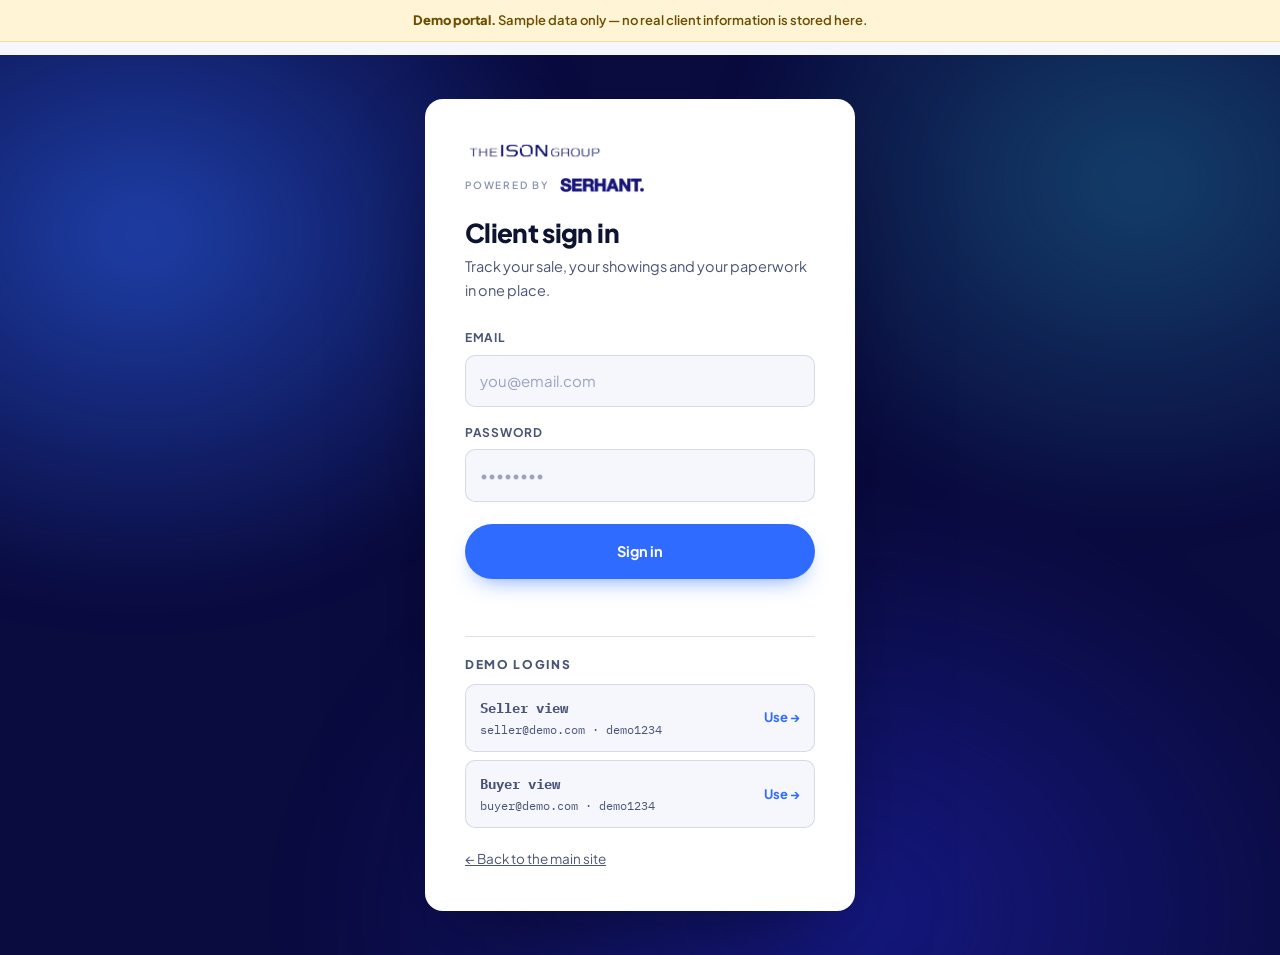
<file: clientele.html>
<!DOCTYPE html>
<html lang="en">
<head>
<meta charset="utf-8">
<meta name="viewport" content="width=device-width, initial-scale=1, viewport-fit=cover">
<title>Clientele Portal · The Ison Group</title>
<meta name="description" content="Private client portal — track your home sale stage by stage, or follow your showings and offers as a buyer.">
<meta name="theme-color" content="#0A0B3F">
<meta name="robots" content="noindex">
<link rel="icon" href="favicon.svg" type="image/svg+xml">
<link rel="preconnect" href="https://fonts.googleapis.com">
<link rel="preconnect" href="https://fonts.gstatic.com" crossorigin>
<link href="https://fonts.googleapis.com/css2?family=Plus+Jakarta+Sans:wght@400;500;600;700;800&family=Fraunces:ital,opsz,wght@1,9..144,600&family=IBM+Plex+Mono:wght@400;500&display=swap" rel="stylesheet">
<link rel="stylesheet" href="assets/css/styles.css">
<link rel="stylesheet" href="assets/css/portal.css">
<script>document.documentElement.classList.add('js');</script>
</head>

<body class="portal">
<a class="skip" href="#portalMain">Skip to content</a>

<!-- ============================================================
     DEMO NOTICE — remove once a real backend is connected.
     See README: "Making the portal real".
     ============================================================ -->
<p class="demo-bar" id="demoBar">
  <b>Demo portal.</b> Sample data only — no real client information is stored here.
</p>

<!-- ============================ SIGN IN ============================ -->
<section class="signin" id="signin">
  <div class="signin__aurora" aria-hidden="true"></div>

  <div class="signin__card">
    <img class="mark" src="assets/img/logo-navy.png" alt="The Ison Group" width="582" height="106">
    <p class="signin__by"><span>Powered by</span>
      <img src="assets/img/serhant-navy.png" alt="SERHANT." width="348" height="65"></p>
    <h1>Client sign in</h1>
    <p>Track your sale, your showings and your paperwork in one place.</p>

    <form id="signinForm" novalidate>
      <div class="field">
        <label for="p-email">Email</label>
        <input id="p-email" name="email" type="email" autocomplete="username" placeholder="you@email.com" required>
      </div>
      <div class="field">
        <label for="p-pass">Password</label>
        <input id="p-pass" name="password" type="password" autocomplete="current-password" placeholder="••••••••" required>
      </div>
      <button class="btn btn--accent btn--block" type="submit">Sign in</button>
      <p class="signin__err" id="signinErr" role="alert"></p>
    </form>

    <div class="signin__demo">
      <h2>Demo logins</h2>
      <div class="demo-keys">
        <button class="demo-key" type="button" data-fill="seller">
          <span><b>Seller view</b><span>seller@demo.com · demo1234</span></span>
          <i>Use →</i>
        </button>
        <button class="demo-key" type="button" data-fill="buyer">
          <span><b>Buyer view</b><span>buyer@demo.com · demo1234</span></span>
          <i>Use →</i>
        </button>
      </div>
      <a class="signin__back" href="index.html">← Back to the main site</a>
    </div>
  </div>
</section>

<!-- ============================ APP ============================ -->
<div class="app" id="app">
  <header class="appbar">
    <div class="appbar__in">
      <a href="index.html" aria-label="The Ison Group, home">
        <img class="mark" src="assets/img/logo-white.png" alt="The Ison Group" width="582" height="106">
      </a>
      <div class="appbar__who">
        <span class="avatar" id="avatar" aria-hidden="true">–</span>
        <span class="who-text">Signed in as <b id="whoName">—</b></span>
        <button class="linkbtn" id="signout" type="button">Sign out</button>
      </div>
    </div>
  </header>

  <nav class="tabbar" aria-label="Portal sections">
    <div class="tabbar__in" role="tablist" id="tabbar"></div>
  </nav>

  <main class="appmain" id="portalMain"></main>
</div>

<script src="assets/js/portal.js" defer></script>
</body>
</html>
</file>
<file: assets/css/styles.css>
/* ============================================================
   THE ISON GROUP — design system
   Brand navy #121373 sampled from the logotype.
   Used by both index.html and clientele.html.
   ============================================================ */

:root{
  /* Brand */
  --navy:#121373;              /* logo ink */
  --navy-deep:#0A0B3F;         /* deepest ground */
  --navy-mid:#1B1FA0;
  --blue:#2F6BFF;              /* interactive accent */
  --blue-bright:#4F8CFF;
  --sky:#7FB4FF;
  --aqua:#31D6E6;              /* used only in motion/gradients */

  /* Neutrals, biased blue so they read as chosen */
  --ink:#0E1330;
  --slate:#4A5476;
  --slate-light:#8A93B2;
  --paper:#FFFFFF;
  --paper-2:#F5F7FD;
  --paper-3:#EBEFFA;
  --line:rgba(18,19,115,.13);
  --line-soft:rgba(18,19,115,.07);
  --line-dark:rgba(255,255,255,.16);

  /* Status */
  --ok:#1FA971;
  --warn:#D98A00;
  --hot:#E0475B;

  /* Type */
  --sans:'Plus Jakarta Sans','Inter',system-ui,-apple-system,'Segoe UI',sans-serif;
  --display:'Fraunces','Georgia',serif;
  --mono:'IBM Plex Mono',ui-monospace,SFMono-Regular,Menlo,monospace;

  /* Rhythm */
  --wrap:1240px;
  --gut:clamp(16px,4.5vw,64px);
  --sec-y:clamp(64px,8.5vw,128px);
  --r:14px;                    /* one radius, used only where a card earns it */
  --shadow:0 18px 50px -24px rgba(11,12,58,.42);
  --shadow-lift:0 28px 70px -28px rgba(11,12,58,.55);
  --ease:cubic-bezier(.22,.61,.36,1);
}

*,*::before,*::after{box-sizing:border-box}

/* A display value in a component rule beats the hidden attribute's UA style,
   which would leave a hidden overlay swallowing clicks. Settle it once. */
[hidden]{display:none!important}
html{-webkit-text-size-adjust:100%;scroll-behavior:smooth}
@media (prefers-reduced-motion:reduce){html{scroll-behavior:auto}}

body{
  margin:0;background:var(--paper);color:var(--ink);
  font-family:var(--sans);font-size:16px;line-height:1.62;
  -webkit-font-smoothing:antialiased;overflow-x:hidden;
}
img{max-width:100%;display:block}
a{color:inherit}
ul,ol{margin:0;padding:0;list-style:none}
p{margin:0 0 1em}
h1,h2,h3,h4{margin:0;line-height:1.08;letter-spacing:-.025em;font-weight:800;text-wrap:balance}
button,input,select,textarea{font:inherit;color:inherit}

/* Anchors clear the fixed header */
section[id],[id]{scroll-margin-top:104px}

.wrap{width:100%;max-width:var(--wrap);margin-inline:auto;padding-inline:var(--gut)}
.skip{position:absolute;left:-9999px;top:0;z-index:999;background:var(--navy);color:#fff;padding:14px 20px}
.skip:focus{left:8px;top:8px}
:focus-visible{outline:3px solid var(--blue);outline-offset:2px;border-radius:4px}

/* ---------- Type roles ---------- */
.eyebrow{
  margin:0 0 18px;font-size:11.5px;font-weight:700;letter-spacing:.18em;
  text-transform:uppercase;color:var(--blue);display:flex;align-items:center;gap:10px;
}
.eyebrow::before{content:"";width:26px;height:2px;background:currentColor;flex:0 0 auto}
.eyebrow--light{color:var(--sky)}
/* Centred hero: the eyebrow's leading rule would pull it off-axis. */
.hero__where{justify-content:center;margin-bottom:20px}
.hero__where::before{display:none}

.h1{font-size:clamp(34px,5.6vw,66px);letter-spacing:-.035em}
.h2{font-size:clamp(28px,3.9vw,48px)}
.h3{font-size:clamp(21px,2.3vw,30px)}
.serif{font-family:var(--display);font-weight:600;font-style:italic;letter-spacing:-.02em;
  font-variant-ligatures:none;font-feature-settings:'liga' 0,'dlig' 0}

.lede{font-size:clamp(16px,1.25vw,18.5px);line-height:1.62;color:var(--slate);max-width:62ch}
h1 + .lede,h2 + .lede,.h1 + .lede,.h2 + .lede{margin-top:18px}
.on-dark .lede,.sec--navy .lede{color:#B9C2E4}

/* ---------- Buttons ---------- */
.btn{
  display:inline-flex;align-items:center;justify-content:center;gap:9px;
  padding:15px 26px;border-radius:999px;border:1.5px solid transparent;
  background:var(--navy);color:#fff;text-decoration:none;cursor:pointer;
  font-size:14.5px;font-weight:700;letter-spacing:-.01em;white-space:nowrap;
  transition:transform .25s var(--ease),box-shadow .25s var(--ease),background .25s var(--ease);
  box-shadow:0 10px 24px -12px rgba(18,19,115,.7);
}
.btn:hover{background:var(--navy-mid);transform:translateY(-2px);box-shadow:0 18px 34px -14px rgba(18,19,115,.75)}
.btn:active{transform:translateY(0)}
.btn--accent{background:var(--blue);box-shadow:0 10px 24px -12px rgba(47,107,255,.8)}
.btn--accent:hover{background:var(--blue-bright)}
.btn--line{background:transparent;color:var(--navy);border-color:var(--line);box-shadow:none}
.btn--line:hover{background:var(--paper-2);border-color:var(--navy);transform:translateY(-2px)}
.btn--ghost-light{background:rgba(255,255,255,.08);color:#fff;border-color:rgba(255,255,255,.35);box-shadow:none}
.btn--ghost-light:hover{background:#fff;color:var(--navy);border-color:#fff}
.btn--sm{padding:11px 20px;font-size:13.5px}
.btn--block{width:100%}
.btn__arrow{transition:transform .25s var(--ease)}
.btn:hover .btn__arrow{transform:translateX(4px)}

/* ============================================================
   HEADER
   ============================================================ */
.hdr{
  position:fixed;inset:0 0 auto 0;z-index:100;
  padding-top:env(safe-area-inset-top,0px);
  transition:background .35s var(--ease),box-shadow .35s var(--ease);
}
.hdr.is-stuck{background:rgba(255,255,255,.92);backdrop-filter:blur(16px) saturate(150%);
  -webkit-backdrop-filter:blur(16px) saturate(150%);box-shadow:0 1px 0 var(--line),0 10px 30px -22px rgba(11,12,58,.5)}
.hdr__inner{max-width:var(--wrap);margin-inline:auto;padding:0 var(--gut);height:82px;
  display:flex;align-items:center;gap:26px}
.hdr__logo{display:block;flex:0 0 auto}
.hdr__logo img{height:26px;width:auto}
.hdr__logo .on-light{display:none}
.hdr.is-stuck .hdr__logo .on-light{display:block}
.hdr.is-stuck .hdr__logo .on-dark-only{display:none}

.mainnav{margin-left:auto;display:flex;align-items:center;gap:4px}
.mainnav a{
  padding:9px 14px;border-radius:999px;text-decoration:none;
  font-size:14px;font-weight:600;color:#fff;opacity:.88;
  transition:background .2s var(--ease),opacity .2s;
}
.hdr.is-stuck .mainnav a{color:var(--ink)}
.mainnav a:hover{opacity:1;background:rgba(255,255,255,.14)}
.hdr.is-stuck .mainnav a:hover{background:var(--paper-2)}
.mainnav a.is-current{opacity:1;background:rgba(255,255,255,.18)}
.hdr.is-stuck .mainnav a.is-current{background:var(--paper-3);color:var(--navy)}
.mainnav .nav-portal{color:#fff;background:rgba(47,107,255,.9);opacity:1}
.mainnav .nav-portal:hover{background:var(--blue)}
.hdr.is-stuck .mainnav .nav-portal{color:#fff}

.hdr__cta{flex:0 0 auto}
.burger{display:none;margin-left:auto;width:46px;height:46px;border:0;background:none;cursor:pointer;
  flex-direction:column;align-items:flex-end;justify-content:center;gap:6px;padding:0}
.burger span{display:block;height:2px;width:26px;background:#fff;border-radius:2px;
  transition:transform .3s var(--ease),opacity .2s,background .3s}
.hdr.is-stuck .burger span{background:var(--ink)}
.burger span:nth-child(2){width:18px}
.burger[aria-expanded="true"] span:nth-child(1){transform:translateY(8px) rotate(45deg)}
.burger[aria-expanded="true"] span:nth-child(2){opacity:0}
.burger[aria-expanded="true"] span:nth-child(3){width:26px;transform:translateY(-8px) rotate(-45deg)}

.drawer{position:fixed;inset:0;z-index:99;background:var(--navy-deep);
  padding:calc(96px + env(safe-area-inset-top,0px)) var(--gut) 40px;overflow-y:auto}
.drawer a{display:block;padding:16px 0;border-bottom:1px solid var(--line-dark);
  color:#fff;text-decoration:none;font-size:20px;font-weight:700}
.drawer .btn{margin-top:26px;border-bottom:0}
@media (max-width:1080px){
  .mainnav,.hdr__cta{display:none}
  .burger{display:flex}
}

/* ============================================================
   HERO — the one place motion is loud
   ============================================================ */
.hero{position:relative;background:var(--navy-deep);color:#fff;overflow:hidden;
  min-height:100svh;display:flex;flex-direction:column;justify-content:center;
  padding:calc(94px + env(safe-area-inset-top,0px)) 0 clamp(150px,21vh,232px)}
.hero__aurora{position:absolute;inset:-25%;pointer-events:none;
  background:
    radial-gradient(38% 46% at 20% 28%,rgba(47,107,255,.62),transparent 62%),
    radial-gradient(34% 42% at 78% 22%,rgba(49,214,230,.30),transparent 64%),
    radial-gradient(44% 48% at 62% 78%,rgba(27,31,160,.75),transparent 66%);
  filter:blur(28px);animation:drift 22s var(--ease) infinite alternate}
@keyframes drift{
  0%{transform:translate3d(0,0,0) scale(1)}
  50%{transform:translate3d(2.5%,-2%,0) scale(1.09)}
  100%{transform:translate3d(-2.5%,2.5%,0) scale(1.04)}
}
.hero__mesh{position:absolute;inset:0;pointer-events:none;opacity:.5;
  background-image:linear-gradient(to right,rgba(255,255,255,.07) 1px,transparent 1px),
                   linear-gradient(to bottom,rgba(255,255,255,.07) 1px,transparent 1px);
  background-size:76px 76px;
  mask-image:radial-gradient(110% 80% at 50% 10%,#000,transparent 75%);
  -webkit-mask-image:radial-gradient(110% 80% at 50% 10%,#000,transparent 75%)}
.hero__inner{position:relative;z-index:3;display:flex;flex-direction:column;align-items:center;
  text-align:center}

/* ---------- Brand lockup ---------- */
.lockup-hero{display:flex;flex-direction:column;align-items:center;gap:16px;
  margin-bottom:clamp(26px,3.6vh,42px)}
.lockup-hero__mark{width:clamp(250px,34vw,480px);height:auto;
  filter:drop-shadow(0 10px 40px rgba(5,6,35,.6))}
.lockup-hero__by{margin:0;display:flex;align-items:center;gap:13px}
.lockup-hero__by span{font-size:11px;font-weight:600;letter-spacing:.2em;text-transform:uppercase;
  color:#9AA6D4;white-space:nowrap}
.lockup-hero__by img{width:clamp(104px,11vw,150px);height:auto;opacity:.96}
/* Hairlines either side, so the credit line reads as part of the mark. */
.lockup-hero__by::before,.lockup-hero__by::after{content:"";height:1px;flex:1 1 34px;
  min-width:20px;max-width:58px;background:linear-gradient(90deg,transparent,rgba(255,255,255,.34))}
.lockup-hero__by::after{background:linear-gradient(90deg,rgba(255,255,255,.34),transparent)}
.hero h1{font-size:clamp(30px,4.4vw,56px);letter-spacing:-.035em;margin-bottom:20px}
.hero h1 .serif{color:var(--sky);display:inline-block}
.hero__sub{font-size:clamp(15.5px,1.25vw,18px);color:#C2CBEC;max-width:58ch;margin-bottom:30px}
.hero__cta{display:flex;flex-wrap:wrap;gap:12px;justify-content:center}
.hero__trust{display:flex;flex-wrap:wrap;justify-content:center;gap:clamp(24px,4vw,54px);
  margin-top:clamp(28px,4vh,44px);padding-top:26px;border-top:1px solid var(--line-dark);
  width:min(760px,100%)}
.hero__trust div{display:flex;flex-direction:column;gap:2px;align-items:center}
.hero__trust b{font-size:clamp(22px,2.4vw,30px);font-weight:800;letter-spacing:-.03em;
  font-variant-numeric:tabular-nums}
.hero__trust span{font-size:12.5px;color:#9DA8D0;letter-spacing:.02em}

/* Hero card: the portal is the differentiator, so it leads visually */
.hero__card{background:rgba(255,255,255,.07);border:1px solid rgba(255,255,255,.18);
  border-radius:var(--r);padding:26px;backdrop-filter:blur(10px);-webkit-backdrop-filter:blur(10px);
  box-shadow:var(--shadow)}
.hero__card h3{font-size:18px;margin-bottom:6px}
.hero__card p{font-size:13.5px;color:#B3BEE4;margin-bottom:20px}
.track{display:flex;flex-direction:column;gap:0}
.track li{display:grid;grid-template-columns:22px 1fr auto;gap:12px;align-items:center;
  padding:11px 0;font-size:13.5px;position:relative}
.track li+li{border-top:1px solid rgba(255,255,255,.10)}
.track .dot{width:16px;height:16px;border-radius:50%;border:2px solid rgba(255,255,255,.35);
  display:grid;place-items:center}
.track .done .dot{background:var(--aqua);border-color:var(--aqua)}
.track .done .dot::after{content:"";width:5px;height:9px;border:solid var(--navy-deep);
  border-width:0 2px 2px 0;transform:rotate(45deg) translate(-1px,-1px)}
.track .now .dot{border-color:var(--aqua);box-shadow:0 0 0 0 rgba(49,214,230,.55);
  animation:pulse 2.2s infinite}
@keyframes pulse{70%{box-shadow:0 0 0 9px rgba(49,214,230,0)}100%{box-shadow:0 0 0 0 rgba(49,214,230,0)}}
.track .when{font-size:12px;color:#93A0CC;font-variant-numeric:tabular-nums}
.track .todo{color:#8F9AC6}
@media (max-width:760px){
  .hero{padding-top:calc(96px + env(safe-area-inset-top,0px))}
  .hero__cta{flex-wrap:nowrap;width:100%}
  .hero__cta .btn{flex:1 1 0;padding-inline:14px;font-size:13.5px}
  .hero__sub{margin-bottom:24px}
  .hero__trust{gap:20px;margin-top:26px;padding-top:20px}
  .lockup-hero{gap:13px;margin-bottom:24px}
  .lockup-hero__by span{font-size:10px;letter-spacing:.16em}
  .hero__where{font-size:10px;letter-spacing:.11em}
}


/* ============================================================
   HERO NEIGHBORHOOD SCENE
   Three parallax layers of houses generated by
   tools/build-skyline.py and inlined into index.html.
   ============================================================ */
.scene{
  position:absolute;left:0;right:0;bottom:0;z-index:1;pointer-events:none;
  height:clamp(160px,22vh,252px);
}
.sky{position:absolute;left:0;right:0;bottom:0;width:100%;display:block;will-change:transform}
.sky--far{height:62%;opacity:.55}
.sky--mid{height:80%;opacity:.85}
.sky--near{height:100%}

/* Houses sit above the sky, lightening with distance (atmosphere). */
.sky--far  .sky__built{fill:#2A3293}
.sky--mid  .sky__built{fill:#1E2478}
.sky--near .sky__built{fill:#151A5E}
.sky--far  .sky__tree,.sky--mid .sky__tree{fill:#1A2068}
.sky--near .sky__tree{fill:#111648}

/* Unlit panes read as recessed glass. */
.sky__pane{fill:#0A0C38;opacity:.75}

/* Lit windows: the warm cue that these are homes, not office blocks. */
.sky__lit{fill:#FFC978;filter:drop-shadow(0 0 5px rgba(255,190,110,.55))}
.sky__lit rect{opacity:.22;animation-name:windowGlow;animation-timing-function:ease-in-out;
  animation-iteration-count:infinite;animation-direction:alternate}
@keyframes windowGlow{from{opacity:.18}to{opacity:1}}

/* Map markers over three rooftops — the listing cue. */
.sky__pin{fill:var(--aqua);animation:pinFloat 4.6s var(--ease) infinite alternate;
  filter:drop-shadow(0 4px 10px rgba(49,214,230,.45))}
.sky__pin-eye{fill:#0A0B3F}
@keyframes pinFloat{from{transform:translateY(0)}to{transform:translateY(-9px)}}

/* Keeps headline and body text off the rooftops. */
.hero__scrim{position:absolute;inset:0;z-index:2;pointer-events:none;
  background:radial-gradient(78% 62% at 50% 42%,rgba(10,11,63,.90) 0%,
             rgba(10,11,63,.66) 52%,rgba(10,11,63,.18) 78%,transparent 100%)}
.hero__ground{position:absolute;left:0;right:0;bottom:0;height:1px;z-index:2;pointer-events:none;
  background:linear-gradient(90deg,transparent,rgba(127,180,255,.5),transparent)}

@media (max-width:980px){
  .scene{height:clamp(140px,19vh,200px);opacity:.92}
  .hero__scrim{background:linear-gradient(180deg,rgba(10,11,63,.9) 0%,rgba(10,11,63,.75) 55%,
                                          rgba(10,11,63,.25) 100%)}
}
/* WebGL upgrade. The drawn scene holds the frame until this is ready,
   then the two crossfade. If WebGL never loads, nothing changes. */
.scene3d{position:absolute;inset:0;z-index:1;width:100%;height:100%;display:block;
  pointer-events:none;opacity:0;transition:opacity 1.1s var(--ease)}
.hero.has-3d .scene3d{opacity:1}
.hero.has-3d .scene{opacity:0;transition:opacity .9s var(--ease)}

@media (prefers-reduced-motion:reduce){
  .sky__lit rect{animation:none;opacity:.85}
  .sky__pin{animation:none}
  .scene3d{display:none}
}

/* ============================================================
   SECTIONS
   ============================================================ */
.sec{padding:var(--sec-y) 0}
.sec--tint{background:var(--paper-2)}
.sec--navy{background:var(--navy-deep);color:#fff}
.sec--navy h2,.sec--navy h3{color:#fff}
.sechead{max-width:66ch;margin-bottom:clamp(36px,4.6vw,60px)}

.sechead--split{max-width:none;display:flex;align-items:flex-end;justify-content:space-between;
  gap:28px;flex-wrap:wrap}

/* ---------- Stat band ---------- */
.band{background:var(--navy);color:#fff;position:relative;overflow:hidden}
.band__inner{display:grid;grid-template-columns:repeat(4,1fr);gap:24px;
  padding-block:clamp(34px,4.2vw,54px)}
.band .s b{display:block;font-size:clamp(26px,3.2vw,42px);font-weight:800;letter-spacing:-.035em;
  font-variant-numeric:tabular-nums}
.band .s span{font-size:12.5px;color:#A9B3DD;letter-spacing:.03em}
@media (max-width:760px){.band__inner{grid-template-columns:repeat(2,1fr)}}

/* ---------- Team ---------- */
.team{display:grid;grid-template-columns:repeat(4,1fr);gap:clamp(16px,1.8vw,24px)}
.member{background:var(--paper);border:1px solid var(--line);border-radius:var(--r);
  overflow:hidden;display:flex;flex-direction:column;
  transition:transform .35s var(--ease),box-shadow .35s var(--ease),border-color .35s}
.member:hover{transform:translateY(-6px);box-shadow:var(--shadow-lift);border-color:transparent}
.member__photo{position:relative;aspect-ratio:4/5;overflow:hidden;background:var(--paper-3)}
.member__photo img{width:100%;height:100%;object-fit:cover;object-position:50% 12%;
  transition:transform .6s var(--ease)}
.member:hover .member__photo img{transform:scale(1.05)}
.member__photo::after{content:"";position:absolute;inset:auto 0 0 0;height:45%;
  background:linear-gradient(transparent,rgba(10,11,63,.72))}
.member__tag{position:absolute;z-index:2;left:14px;bottom:14px;color:#fff}
.member__tag b{display:block;font-size:17px;font-weight:800;letter-spacing:-.02em}
.member__tag span{font-size:11.5px;letter-spacing:.1em;text-transform:uppercase;color:#C9D2F2}
.member__body{padding:18px;display:flex;flex-direction:column;gap:12px;flex:1}
.member__body p{margin:0;font-size:14px;color:var(--slate);line-height:1.58}
.member__links{margin-top:auto;display:flex;flex-wrap:wrap;gap:8px}
.chip{display:inline-flex;align-items:center;gap:6px;padding:7px 12px;border-radius:999px;
  border:1px solid var(--line);font-size:12.5px;font-weight:600;text-decoration:none;color:var(--navy);
  transition:background .2s,border-color .2s}
.chip:hover{background:var(--paper-2);border-color:var(--navy)}
@media (max-width:1040px){.team{grid-template-columns:repeat(2,1fr)}}
@media (max-width:560px){.team{grid-template-columns:1fr}.member__photo{aspect-ratio:1/1}}

/* ---------- Two-path (sell / buy) ---------- */
.paths{display:grid;grid-template-columns:1fr 1fr;gap:clamp(16px,2vw,26px)}
.path{border-radius:var(--r);padding:clamp(24px,3vw,38px);border:1px solid var(--line);
  background:var(--paper);display:flex;flex-direction:column;gap:18px;position:relative;overflow:hidden}
.path--sell{background:linear-gradient(160deg,var(--navy) 0%,var(--navy-mid) 100%);color:#fff;border-color:transparent}
.path--sell .path__steps li{border-color:rgba(255,255,255,.16)}
.path--sell .path__steps b{color:#fff}
.path--sell .path__steps span{color:#B7C0E6}
.path h3{font-size:clamp(22px,2.4vw,30px)}
.path > p{margin:0;font-size:15px;color:var(--slate)}
.path--sell > p{color:#C3CBEA}
.path__steps{display:flex;flex-direction:column}
.path__steps li{display:grid;grid-template-columns:30px 1fr;gap:14px;padding:13px 0;
  border-top:1px solid var(--line);align-items:baseline}
.path__steps li:first-child{border-top:0}
.path__steps i{font-style:normal;font-family:var(--mono);font-size:12px;opacity:.65;
  font-variant-numeric:tabular-nums}
.path__steps b{display:block;font-size:15.5px;font-weight:700;letter-spacing:-.015em}
.path__steps span{font-size:13.5px;color:var(--slate);line-height:1.5}
.path .btn{align-self:flex-start;margin-top:4px}
@media (max-width:860px){.paths{grid-template-columns:1fr}}

/* ---------- Portal promo ---------- */
.promo{display:grid;grid-template-columns:1fr 1fr;gap:clamp(30px,4.5vw,70px);align-items:center}
.promo__shot{border-radius:var(--r);border:1px solid rgba(255,255,255,.18);overflow:hidden;
  background:rgba(255,255,255,.06);box-shadow:var(--shadow);padding:18px}
.promo__bar{display:flex;gap:6px;margin-bottom:14px}
.promo__bar i{width:9px;height:9px;border-radius:50%;background:rgba(255,255,255,.28)}
.promo__rows{display:flex;flex-direction:column;gap:9px}
.promo__row{display:grid;grid-template-columns:1fr auto;gap:12px;align-items:center;
  padding:12px 14px;border-radius:10px;background:rgba(255,255,255,.07);font-size:13.5px}
.promo__row b{font-weight:700}
.promo__row span{font-size:12px;color:#A9B4DE}
.pill{padding:4px 10px;border-radius:999px;font-size:11px;font-weight:700;letter-spacing:.03em}
.pill--ok{background:rgba(31,169,113,.2);color:#6FE2B4}
.pill--go{background:rgba(47,107,255,.24);color:#9DBDFF}
.pill--wait{background:rgba(217,138,0,.2);color:#F0C267}
.promo ul.checks{display:flex;flex-direction:column;gap:12px;margin:26px 0 30px}
.promo ul.checks li{display:grid;grid-template-columns:22px 1fr;gap:12px;font-size:15px;color:#C6CEEC}
.promo ul.checks b{color:#fff;font-weight:700}
.tick{width:20px;height:20px;border-radius:50%;background:rgba(49,214,230,.2);display:grid;
  place-items:center;color:var(--aqua);font-size:11px;font-weight:800}
@media (max-width:900px){.promo{grid-template-columns:1fr}}

/* ---------- Listings ---------- */
.listings{display:grid;grid-template-columns:repeat(3,1fr);gap:clamp(16px,2vw,26px)}
.lst{border:1px solid var(--line);border-radius:var(--r);overflow:hidden;background:var(--paper);
  transition:transform .35s var(--ease),box-shadow .35s var(--ease)}
.lst:hover{transform:translateY(-5px);box-shadow:var(--shadow-lift)}
.lst__media{position:relative;aspect-ratio:3/2;background:
  linear-gradient(140deg,var(--paper-3),#DCE3F6);display:grid;place-items:center}
.lst__media img{width:100%;height:100%;object-fit:cover;position:absolute;inset:0}
.lst__media::before{content:"";position:absolute;inset:0;background-image:url("data:image/svg+xml,%3Csvg%20xmlns%3D'http%3A%2F%2Fwww.w3.org%2F2000%2Fsvg'%20viewBox%3D'0%200%20120%2092'%20fill%3D'none'%20stroke%3D'%23A9B6DC'%20stroke-width%3D'2.2'%20stroke-linejoin%3D'round'%20stroke-linecap%3D'round'%3E%3Cpath%20d%3D'M12%2044%20L60%2012%20L108%2044'%2F%3E%3Cpath%20d%3D'M22%2040%20L22%2080%20L98%2080%20L98%2040'%2F%3E%3Cpath%20d%3D'M50%2080%20L50%2058%20L70%2058%20L70%2080'%2F%3E%3Crect%20x%3D'32'%20y%3D'50'%20width%3D'12'%20height%3D'12'%2F%3E%3Crect%20x%3D'76'%20y%3D'50'%20width%3D'12'%20height%3D'12'%2F%3E%3Cpath%20d%3D'M86%2020%20L86%2032'%2F%3E%3Cpath%20d%3D'M6%2080%20L114%2080'%2F%3E%3C%2Fsvg%3E");
  background-repeat:no-repeat;background-position:center 42%;background-size:96px auto;opacity:.75}
.lst__media::after{content:"Add photo";position:absolute;bottom:22px;left:0;right:0;text-align:center;
  font-size:11px;letter-spacing:.14em;text-transform:uppercase;color:#96A1C8;font-weight:700}
.lst__media img{z-index:1}
.lst__media img{z-index:1}
.lst__badge{position:absolute;z-index:2;top:12px;left:12px;background:var(--navy);color:#fff;
  padding:6px 12px;border-radius:999px;font-size:11px;font-weight:700;letter-spacing:.06em;
  text-transform:uppercase}
.lst__badge--sold{background:var(--ok)}
.lst__badge--pend{background:var(--warn)}
.lst__body{padding:18px}
.lst__price{font-size:20px;font-weight:800;letter-spacing:-.025em;font-variant-numeric:tabular-nums}
.lst__addr{font-size:14.5px;font-weight:600;margin:4px 0 8px}
.lst__meta{display:flex;gap:14px;font-size:13px;color:var(--slate);
  border-top:1px solid var(--line-soft);padding-top:10px}
@media (max-width:980px){.listings{grid-template-columns:repeat(2,1fr)}}
@media (max-width:620px){.listings{grid-template-columns:1fr}}

/* ---------- Areas ---------- */
.areas{display:flex;flex-wrap:wrap;gap:9px}
.areas a{padding:10px 16px;border-radius:999px;background:var(--paper);border:1px solid var(--line);
  font-size:14px;font-weight:600;text-decoration:none;
  transition:background .2s,color .2s,transform .2s var(--ease),border-color .2s}
.areas a:hover{background:var(--navy);color:#fff;border-color:var(--navy);transform:translateY(-2px)}

/* ---------- Quotes ---------- */
.quotes{display:grid;grid-template-columns:repeat(3,1fr);gap:clamp(16px,2vw,24px)}
.q{background:var(--paper);border:1px solid var(--line);border-radius:var(--r);padding:26px;
  display:flex;flex-direction:column;gap:16px}
.q__stars{color:var(--blue);font-size:14px;letter-spacing:3px}
.q blockquote{margin:0;font-size:15.5px;line-height:1.6;color:var(--ink)}
.q figcaption{margin-top:auto;padding-top:14px;border-top:1px solid var(--line-soft);
  font-size:13px;color:var(--slate)}
.q figcaption b{display:block;color:var(--ink);font-size:14px}
@media (max-width:920px){.quotes{grid-template-columns:1fr}}

/* ---------- FAQ ---------- */
.faq{display:grid;gap:10px}
.faq details{border:1px solid var(--line);border-radius:12px;background:var(--paper);
  transition:border-color .25s,box-shadow .25s}
.faq details[open]{border-color:var(--blue);box-shadow:var(--shadow)}
.faq summary{list-style:none;cursor:pointer;padding:18px 52px 18px 20px;position:relative;
  font-size:16.5px;font-weight:700;letter-spacing:-.015em}
.faq summary::-webkit-details-marker{display:none}
.faq summary::after{content:"";position:absolute;right:20px;top:50%;width:12px;height:12px;
  border-right:2px solid var(--blue);border-bottom:2px solid var(--blue);
  transform:translateY(-70%) rotate(45deg);transition:transform .3s var(--ease)}
.faq details[open] summary::after{transform:translateY(-30%) rotate(-135deg)}
.faq details > div{padding:0 20px 20px}
.faq details > div p{margin:0;color:var(--slate);font-size:15px;max-width:74ch}

/* ---------- Contact ---------- */
.contact{display:grid;grid-template-columns:.9fr 1.1fr;gap:clamp(30px,4.5vw,68px);align-items:start}
.contact__list{margin-top:30px;display:flex;flex-direction:column;gap:2px}
.contact__list li{display:flex;gap:14px;align-items:baseline;padding:13px 0;
  border-bottom:1px solid var(--line-dark)}
.contact__list span{flex:0 0 66px;font-size:11px;font-weight:700;letter-spacing:.14em;
  text-transform:uppercase;color:#93A0CC}
.contact__list a{font-size:16px;text-decoration:none;border-bottom:1px solid transparent}
.contact__list a:hover{border-bottom-color:currentColor}

.card-form{background:var(--paper);border-radius:var(--r);padding:clamp(22px,2.8vw,34px);
  box-shadow:var(--shadow);color:var(--ink)}
.form{display:flex;flex-direction:column;gap:16px}
.frow{display:grid;grid-template-columns:1fr 1fr;gap:16px;align-items:end}
.field{display:flex;flex-direction:column;gap:7px}
.field label{font-size:12px;font-weight:700;letter-spacing:.06em;text-transform:uppercase;color:var(--slate)}
.field input,.field select,.field textarea{
  width:100%;padding:13px 14px;border-radius:10px;border:1.5px solid var(--line);
  background:var(--paper-2);font-size:15px;transition:border-color .2s,background .2s}
.field textarea{resize:vertical;min-height:96px}
.field input:focus,.field select:focus,.field textarea:focus{
  outline:none;border-color:var(--blue);background:var(--paper)}
.field input::placeholder,.field textarea::placeholder{color:#9AA3C0}
.seg{display:grid;grid-template-columns:repeat(3,1fr);gap:8px;position:relative}
/* Visually hidden but still focusable, and with no width to push the page wide. */
.seg input{position:absolute;width:1px;height:1px;margin:0;opacity:0;pointer-events:none}
.seg label{display:block;text-align:center;padding:12px 8px;border-radius:10px;cursor:pointer;
  border:1.5px solid var(--line);background:var(--paper-2);font-size:14px;font-weight:700;
  letter-spacing:0;text-transform:none;color:var(--slate);transition:all .2s var(--ease)}
.seg input:checked + label{background:var(--navy);border-color:var(--navy);color:#fff}
.seg input:focus-visible + label{outline:3px solid var(--blue);outline-offset:2px}
.form__note{margin:0;font-size:12.5px;color:var(--slate)}
.form__status{margin:0;font-size:14px;min-height:1.3em;font-weight:600}
.form__status.ok{color:var(--ok)}
.hp{position:absolute;left:-9999px;height:0;overflow:hidden}
@media (max-width:900px){.contact{grid-template-columns:1fr}.frow{grid-template-columns:1fr}}

/* ============================================================
   FOOTER
   ============================================================ */
.ftr{background:var(--navy-deep);color:#fff;padding:clamp(48px,6vw,76px) 0 32px}
.ftr__top{display:grid;grid-template-columns:1.2fr 1fr 1fr;gap:36px;
  padding-bottom:36px;border-bottom:1px solid var(--line-dark)}
.ftr__logo img{height:34px;margin-bottom:14px}
.ftr__by{display:flex;align-items:center;gap:11px;margin:0 0 18px}
.ftr__by span{font-size:10.5px;font-weight:600;letter-spacing:.18em;text-transform:uppercase;
  color:#8E99C6;white-space:nowrap}
.ftr__by img{width:98px;height:auto}
.ftr__top p{font-size:14px;color:#A9B3DD;max-width:40ch}
.ftr h4{font-size:12px;letter-spacing:.14em;text-transform:uppercase;color:#8E99C6;margin-bottom:14px}
.ftr__links{display:flex;flex-direction:column;gap:9px}
.ftr__links a{font-size:14.5px;text-decoration:none;color:#DCE2F7}
.ftr__links a:hover{color:#fff;text-decoration:underline}
.ftr__legal{padding-top:26px;font-size:12px;color:#8E99C6;line-height:1.65;max-width:100ch}
.ftr__legal a{color:#B9C2E4}
.eho{display:inline-flex;align-items:center;gap:8px;margin-top:12px;font-weight:600;color:#B9C2E4}
@media (max-width:820px){.ftr__top{grid-template-columns:1fr 1fr}.ftr__brand{grid-column:1/-1}}

/* ============================================================
   MOTION — reveal on scroll (gated on .js so no-JS still reads)
   ============================================================ */
.js .rv{opacity:0;transform:translateY(20px);transition:opacity .65s var(--ease),transform .65s var(--ease)}
.js .rv.in{opacity:1;transform:none}
.js .rv-d1{transition-delay:.07s}.js .rv-d2{transition-delay:.14s}
.js .rv-d3{transition-delay:.21s}.js .rv-d4{transition-delay:.28s}

@media (prefers-reduced-motion:reduce){
  *,*::before,*::after{animation-duration:.001ms!important;animation-iteration-count:1!important;
    transition-duration:.001ms!important}
  .rv,.js .rv{opacity:1!important;transform:none!important}
  .hero__aurora{animation:none}
}

@media print{
  .hdr,.drawer,.hero__aurora,.hero__mesh,.form,.burger{display:none!important}
  body,.sec--navy,.hero,.ftr,.band{background:#fff!important;color:#000!important}
  .rv,.js .rv{opacity:1!important;transform:none!important}
  .sec{padding:18px 0!important}
}
</file>
<file: assets/css/portal.css>
/* ============================================================
   CLIENTELE PORTAL
   Loads after styles.css and reuses its tokens.
   ============================================================ */

body.portal{background:var(--paper-2)}

/* ---------- Demo banner ---------- */
.demo-bar{
  background:#FFF4D6;color:#6B4E00;border-bottom:1px solid #F0DCA4;
  padding:10px var(--gut);font-size:13px;font-weight:600;text-align:center;
  position:relative;z-index:120;
}
.demo-bar b{font-weight:800}

/* ---------- Sign in ---------- */
.signin{
  min-height:100svh;display:grid;place-items:center;padding:40px var(--gut);
  background:var(--navy-deep);position:relative;overflow:hidden;
}
.signin__aurora{position:absolute;inset:-25%;pointer-events:none;
  background:
    radial-gradient(38% 44% at 24% 30%,rgba(47,107,255,.55),transparent 62%),
    radial-gradient(34% 40% at 76% 26%,rgba(49,214,230,.26),transparent 64%),
    radial-gradient(42% 46% at 60% 80%,rgba(27,31,160,.7),transparent 66%);
  filter:blur(28px);animation:drift 22s var(--ease) infinite alternate}
.signin__card{
  position:relative;z-index:2;width:100%;max-width:430px;background:var(--paper);
  border-radius:18px;padding:clamp(26px,4vw,40px);box-shadow:0 40px 90px -30px rgba(5,6,30,.7);
}
.signin__card img.mark{height:26px;width:auto;margin-bottom:12px}
.signin__by{display:flex;align-items:center;gap:10px;margin:0 0 24px}
.signin__by span{font-size:10px;font-weight:600;letter-spacing:.18em;text-transform:uppercase;
  color:var(--slate-light);white-space:nowrap}
.signin__by img{width:86px;height:auto}
.signin__card h1{font-size:26px;margin-bottom:8px}
.signin__card > p{color:var(--slate);font-size:14.5px;margin-bottom:26px}
.signin .field + .field{margin-top:16px}
.signin .btn{margin-top:22px}
.signin__err{margin:14px 0 0;font-size:14px;color:var(--hot);font-weight:600;min-height:1.2em}
.signin__demo{margin-top:26px;padding-top:22px;border-top:1px solid var(--line)}
.signin__demo h2{font-size:12px;letter-spacing:.14em;text-transform:uppercase;color:var(--slate);margin-bottom:12px}
.demo-keys{display:grid;gap:8px}
.demo-key{
  display:flex;align-items:center;justify-content:space-between;gap:12px;width:100%;
  padding:12px 14px;border-radius:10px;border:1.5px solid var(--line);background:var(--paper-2);
  cursor:pointer;text-align:left;transition:border-color .2s,background .2s,transform .2s var(--ease);
}
.demo-key:hover{border-color:var(--blue);background:var(--paper);transform:translateY(-1px)}
.demo-key b{display:block;font-size:14px}
.demo-key span{font-size:12px;color:var(--slate);font-family:var(--mono)}
.demo-key i{font-style:normal;color:var(--blue);font-weight:700;font-size:13px}
.signin__back{display:inline-block;margin-top:20px;font-size:13.5px;color:var(--slate)}

/* ---------- App shell ---------- */
.app{display:none}
.app.on{display:block}

.appbar{
  position:sticky;top:env(safe-area-inset-top,0px);z-index:60;background:var(--navy-deep);color:#fff;
}
.appbar__in{max-width:1180px;margin-inline:auto;padding:0 var(--gut);height:68px;
  display:flex;align-items:center;gap:16px}
.appbar img.mark{height:22px;width:auto}
.appbar__who{margin-left:auto;display:flex;align-items:center;gap:12px;font-size:14px}
.avatar{width:34px;height:34px;border-radius:50%;background:var(--blue);display:grid;place-items:center;
  font-size:13px;font-weight:800;color:#fff;flex:0 0 auto}
.appbar__who b{font-weight:700}
.linkbtn{background:none;border:0;cursor:pointer;color:#AEB9E2;font-size:13.5px;font-weight:600;
  padding:8px 10px;border-radius:8px}
.linkbtn:hover{color:#fff;background:rgba(255,255,255,.1)}
/* On a phone the avatar and Sign out are enough; the name wraps badly. */
@media (max-width:560px){.who-text{display:none}}

.tabbar{background:var(--navy);position:sticky;top:calc(68px + env(safe-area-inset-top,0px));z-index:59}
.tabbar__in{max-width:1180px;margin-inline:auto;padding:0 var(--gut);display:flex;gap:2px;
  overflow-x:auto;scrollbar-width:none}
.tabbar__in::-webkit-scrollbar{display:none}
.tabbar button{
  background:none;border:0;cursor:pointer;color:#AEB9E2;white-space:nowrap;
  padding:14px 16px;font-size:14px;font-weight:600;border-bottom:3px solid transparent;
  transition:color .2s,border-color .2s}
.tabbar button:hover{color:#fff}
.tabbar button[aria-selected="true"]{color:#fff;border-bottom-color:var(--aqua)}

.appmain{max-width:1180px;margin-inline:auto;padding:clamp(22px,3vw,36px) var(--gut) 72px}

/* ---------- Property header ---------- */
.phead{background:var(--paper);border:1px solid var(--line);border-radius:var(--r);
  padding:clamp(20px,2.6vw,28px);display:flex;flex-wrap:wrap;gap:20px;align-items:center;
  justify-content:space-between;margin-bottom:22px;box-shadow:var(--shadow)}
.phead h1{font-size:clamp(22px,2.6vw,30px)}
.phead__sub{margin:6px 0 0;color:var(--slate);font-size:14px}
.phead__stats{display:flex;gap:26px;flex-wrap:wrap}
.phead__stats div{display:flex;flex-direction:column}
.phead__stats b{font-size:22px;font-weight:800;letter-spacing:-.02em;font-variant-numeric:tabular-nums}
.phead__stats span{font-size:12px;color:var(--slate)}
.status{display:inline-flex;align-items:center;gap:7px;padding:6px 13px;border-radius:999px;
  font-size:12.5px;font-weight:700;background:rgba(47,107,255,.12);color:var(--navy)}
.status::before{content:"";width:7px;height:7px;border-radius:50%;background:var(--blue);
  animation:pulse2 2s infinite}
@keyframes pulse2{50%{opacity:.35}}

/* ---------- Panels ---------- */
.panel{display:none}
.panel.on{display:block;animation:fade .35s var(--ease)}
@keyframes fade{from{opacity:0;transform:translateY(8px)}to{opacity:1;transform:none}}

.grid2{display:grid;grid-template-columns:1.35fr .65fr;gap:20px;align-items:start}
@media (max-width:920px){.grid2{grid-template-columns:1fr}}

.box{background:var(--paper);border:1px solid var(--line);border-radius:var(--r);
  padding:clamp(18px,2.2vw,26px);margin-bottom:20px}
.box__head{display:flex;align-items:baseline;justify-content:space-between;gap:14px;
  margin-bottom:18px;flex-wrap:wrap}
.box h2{font-size:17px;letter-spacing:-.015em}
.box__head p{margin:0;font-size:13px;color:var(--slate)}

/* ---------- Stage tracker ---------- */
.stages{display:grid;gap:0}
.stage{display:grid;grid-template-columns:28px 1fr auto;gap:14px;padding:14px 0;
  border-top:1px solid var(--line-soft);align-items:center}
.stage:first-child{border-top:0}
.stage__dot{width:22px;height:22px;border-radius:50%;border:2px solid var(--line);
  display:grid;place-items:center;background:var(--paper);color:transparent;font-size:11px;font-weight:800}
.stage.done .stage__dot{background:var(--ok);border-color:var(--ok);color:#fff}
.stage.now .stage__dot{border-color:var(--blue);background:rgba(47,107,255,.12);
  box-shadow:0 0 0 0 rgba(47,107,255,.5);animation:pulse3 2.2s infinite}
@keyframes pulse3{70%{box-shadow:0 0 0 10px rgba(47,107,255,0)}100%{box-shadow:0 0 0 0 rgba(47,107,255,0)}}
.stage b{display:block;font-size:15px;font-weight:700}
.stage small{display:block;font-size:13px;color:var(--slate)}
.stage .when{font-size:13px;color:var(--slate);font-variant-numeric:tabular-nums;white-space:nowrap}
.stage.todo b{color:var(--slate-light)}

.meter{height:8px;border-radius:999px;background:var(--paper-3);overflow:hidden;margin-bottom:18px}
.meter i{display:block;height:100%;border-radius:999px;
  background:linear-gradient(90deg,var(--navy),var(--blue));
  transition:width 1.1s var(--ease)}

/* ---------- Tiles ---------- */
.tiles{display:grid;grid-template-columns:repeat(4,1fr);gap:14px;margin-bottom:20px}
.tile{background:var(--paper);border:1px solid var(--line);border-radius:12px;padding:18px}
.tile b{display:block;font-size:28px;font-weight:800;letter-spacing:-.03em;
  font-variant-numeric:tabular-nums;line-height:1.1}
.tile span{font-size:12.5px;color:var(--slate)}
.tile em{font-style:normal;font-size:12px;font-weight:700;color:var(--ok);display:block;margin-top:4px}
@media (max-width:760px){.tiles{grid-template-columns:repeat(2,1fr)}}

/* ---------- Lists / rows ---------- */
.rows{display:flex;flex-direction:column}
.row{display:grid;grid-template-columns:auto 1fr auto;gap:14px;align-items:center;
  padding:15px 0;border-top:1px solid var(--line-soft)}
.row:first-child{border-top:0}
.row__date{width:52px;text-align:center;border-radius:10px;background:var(--paper-2);
  border:1px solid var(--line-soft);padding:6px 0}
.row__date b{display:block;font-size:17px;font-weight:800;line-height:1;font-variant-numeric:tabular-nums}
.row__date span{font-size:10.5px;letter-spacing:.08em;text-transform:uppercase;color:var(--slate)}
.row__main b{display:block;font-size:15px;font-weight:700}
.row__main span{font-size:13.5px;color:var(--slate)}
.row__side{display:flex;align-items:center;gap:8px;flex-wrap:wrap;justify-content:flex-end}
@media (max-width:560px){
  .row{grid-template-columns:auto 1fr}
  .row__side{grid-column:2;justify-content:flex-start}
}

.tag{padding:5px 11px;border-radius:999px;font-size:11.5px;font-weight:700;white-space:nowrap}
.tag--ok{background:rgba(31,169,113,.13);color:#127a50}
.tag--go{background:rgba(47,107,255,.13);color:var(--navy)}
.tag--wait{background:rgba(217,138,0,.14);color:#8A5A00}
.tag--hot{background:rgba(224,71,91,.13);color:#A62436}
.tag--mute{background:var(--paper-3);color:var(--slate)}

.mini{padding:8px 13px;border-radius:999px;border:1.5px solid var(--line);background:var(--paper);
  font-size:12.5px;font-weight:700;cursor:pointer;transition:all .2s var(--ease)}
.mini:hover{border-color:var(--navy);background:var(--paper-2)}
.mini--go{background:var(--navy);border-color:var(--navy);color:#fff}
.mini--go:hover{background:var(--navy-mid);border-color:var(--navy-mid)}
.mini[disabled]{opacity:.5;cursor:default}

/* ---------- Feedback ---------- */
.fb{padding:15px 0;border-top:1px solid var(--line-soft)}
.fb:first-child{border-top:0}
.fb__top{display:flex;justify-content:space-between;gap:12px;margin-bottom:6px;flex-wrap:wrap}
.fb__top b{font-size:14px}
.fb__top span{font-size:12.5px;color:var(--slate)}
.fb p{margin:0;font-size:14.5px;color:var(--ink);line-height:1.55}

/* ---------- Checklist ---------- */
.checklist{display:flex;flex-direction:column}
.checklist li{border-top:1px solid var(--line-soft)}
.checklist li:first-child{border-top:0}
.checklist label{display:grid;grid-template-columns:22px 1fr;gap:13px;align-items:start;
  padding:14px 0;cursor:pointer}
.checklist input{position:absolute;opacity:0;width:0;height:0}
.cbox{width:21px;height:21px;border-radius:6px;border:2px solid var(--line);display:grid;
  place-items:center;font-size:0;margin-top:1px;transition:background .2s,border-color .2s}
.cbox::after{content:"";width:5px;height:9px;border:solid #fff;border-width:0 2px 2px 0;
  transform:rotate(45deg) translate(-1px,-1px);opacity:0;transition:opacity .15s}
.checklist input:checked + .cbox{background:var(--ok);border-color:var(--ok)}
.checklist input:checked + .cbox::after{opacity:1}
.checklist input:focus-visible + .cbox{outline:3px solid var(--blue);outline-offset:2px}
.checklist b{display:block;font-size:15px;font-weight:700}
.checklist input:checked ~ .ctext b{text-decoration:line-through;color:var(--slate-light)}
.checklist span{font-size:13.5px;color:var(--slate)}

/* ---------- Docs ---------- */
.docs{display:flex;flex-direction:column}
.doc{display:grid;grid-template-columns:36px 1fr auto;gap:13px;align-items:center;
  padding:13px 0;border-top:1px solid var(--line-soft)}
.doc:first-child{border-top:0}
.doc__ico{width:34px;height:34px;border-radius:9px;background:var(--paper-3);display:grid;
  place-items:center;font-size:10px;font-weight:800;color:var(--navy);letter-spacing:.02em}
.doc b{display:block;font-size:14.5px;font-weight:700}
.doc span{font-size:12.5px;color:var(--slate)}

/* ---------- Team strip ---------- */
.crew{display:flex;flex-direction:column;gap:14px}
.crew li{display:grid;grid-template-columns:44px 1fr;gap:13px;align-items:center}
.crew img{width:44px;height:44px;border-radius:50%;object-fit:cover;object-position:50% 20%}
.crew b{display:block;font-size:14.5px;font-weight:700}
.crew span{font-size:12.5px;color:var(--slate)}
.crew a{font-size:12.5px;color:var(--blue);text-decoration:none;font-weight:600}
.crew a:hover{text-decoration:underline}

/* ---------- Saved homes ---------- */
.saved{display:grid;grid-template-columns:repeat(3,1fr);gap:14px}
.saved article{border:1px solid var(--line);border-radius:12px;overflow:hidden;background:var(--paper)}
.saved .ph{aspect-ratio:3/2;background:linear-gradient(140deg,var(--paper-3),#DCE3F6);
  display:grid;place-items:center;color:#96A1C8;font-size:11px;font-weight:700;
  letter-spacing:.12em;text-transform:uppercase}
.saved .bd{padding:14px}
.saved .bd b{display:block;font-size:17px;font-weight:800;font-variant-numeric:tabular-nums}
.saved .bd p{margin:3px 0 8px;font-size:13.5px;font-weight:600}
.saved .bd span{font-size:12.5px;color:var(--slate)}
@media (max-width:860px){.saved{grid-template-columns:repeat(2,1fr)}}
@media (max-width:520px){.saved{grid-template-columns:1fr}}

.empty{padding:34px 0;text-align:center;color:var(--slate);font-size:14.5px}
</file>
